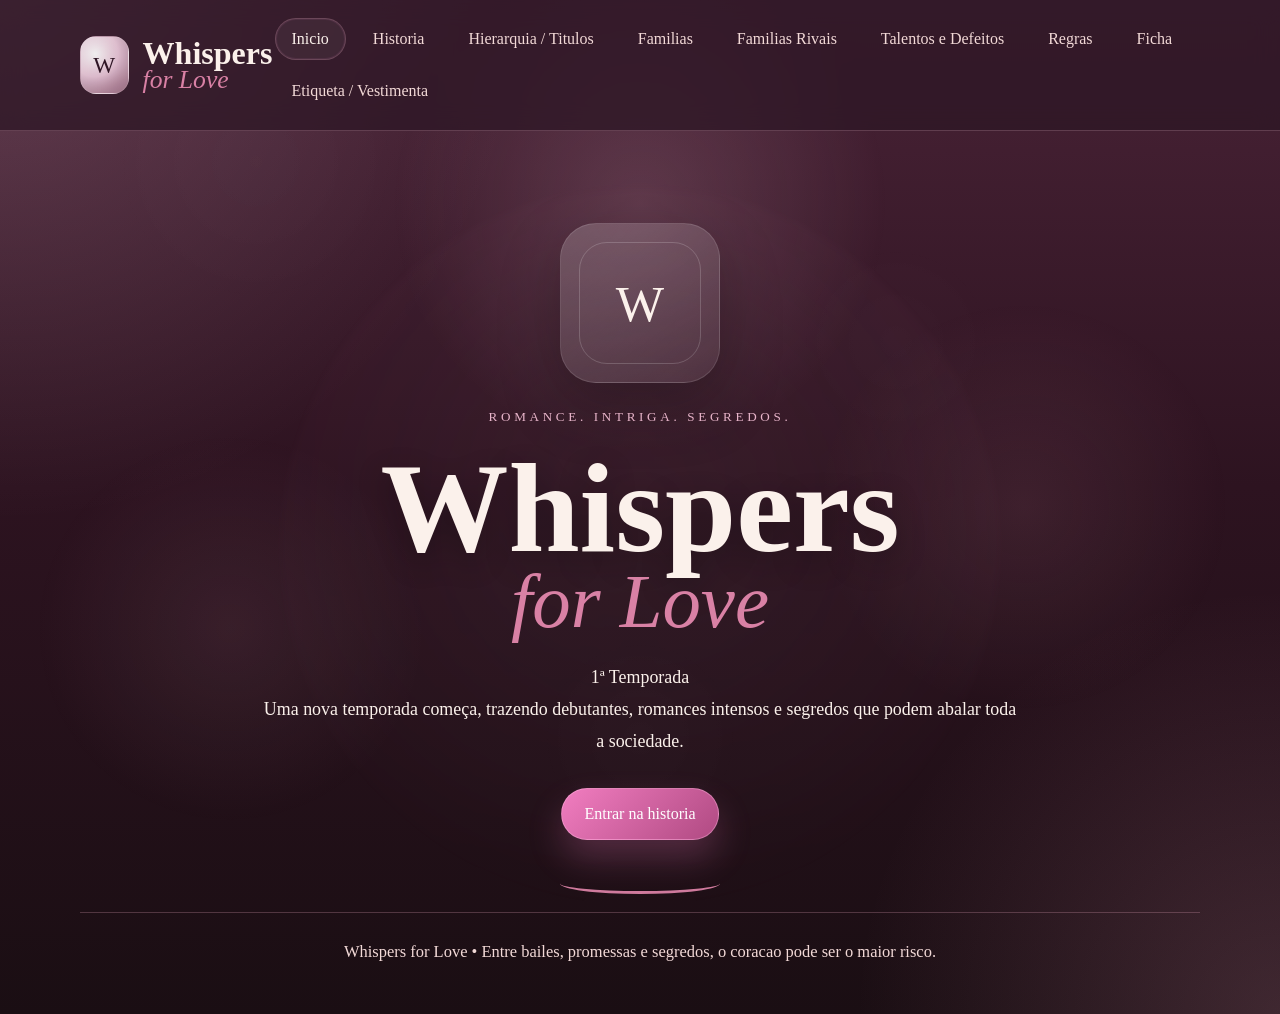
<file: index.html>
<!DOCTYPE html>
<html lang="pt-BR">
<head>
  <meta charset="UTF-8">
  <meta name="viewport" content="width=device-width, initial-scale=1.0">
  <title>Whispers for Love</title>
  <meta name="description" content="Site oficial do RPG Whispers for Love.">
  <link rel="stylesheet" href="styles.css">
</head>
<body>
  <div class="site-shell">
    <div id="site-header"></div>
    <main>
      <section class="hero-home" id="inicio">
        <div class="container hero-grid">
          <div class="crest reveal"><span>W</span></div>
          <p class="hero-kicker reveal">Romance. Intriga. Segredos.</p>
          <div class="reveal">
            <h1>Whispers</h1>
            <p class="subtitle">for Love</p>
          </div>
          <p class="hero-text reveal">
            1&ordf; Temporada<br>
            Uma nova temporada come&ccedil;a, trazendo debutantes, romances intensos e segredos que podem abalar toda a sociedade.
          </p>
          <div class="hero-actions reveal">
            <a class="button button-primary" href="plot.html">Entrar na historia</a>
          </div>
        </div>
      </section>
    </main>
    <div>
      
    </div>
    <div id="site-footer"></div>
  </div>
  <script src="script.js"></script>
</body>
</html>
</file>
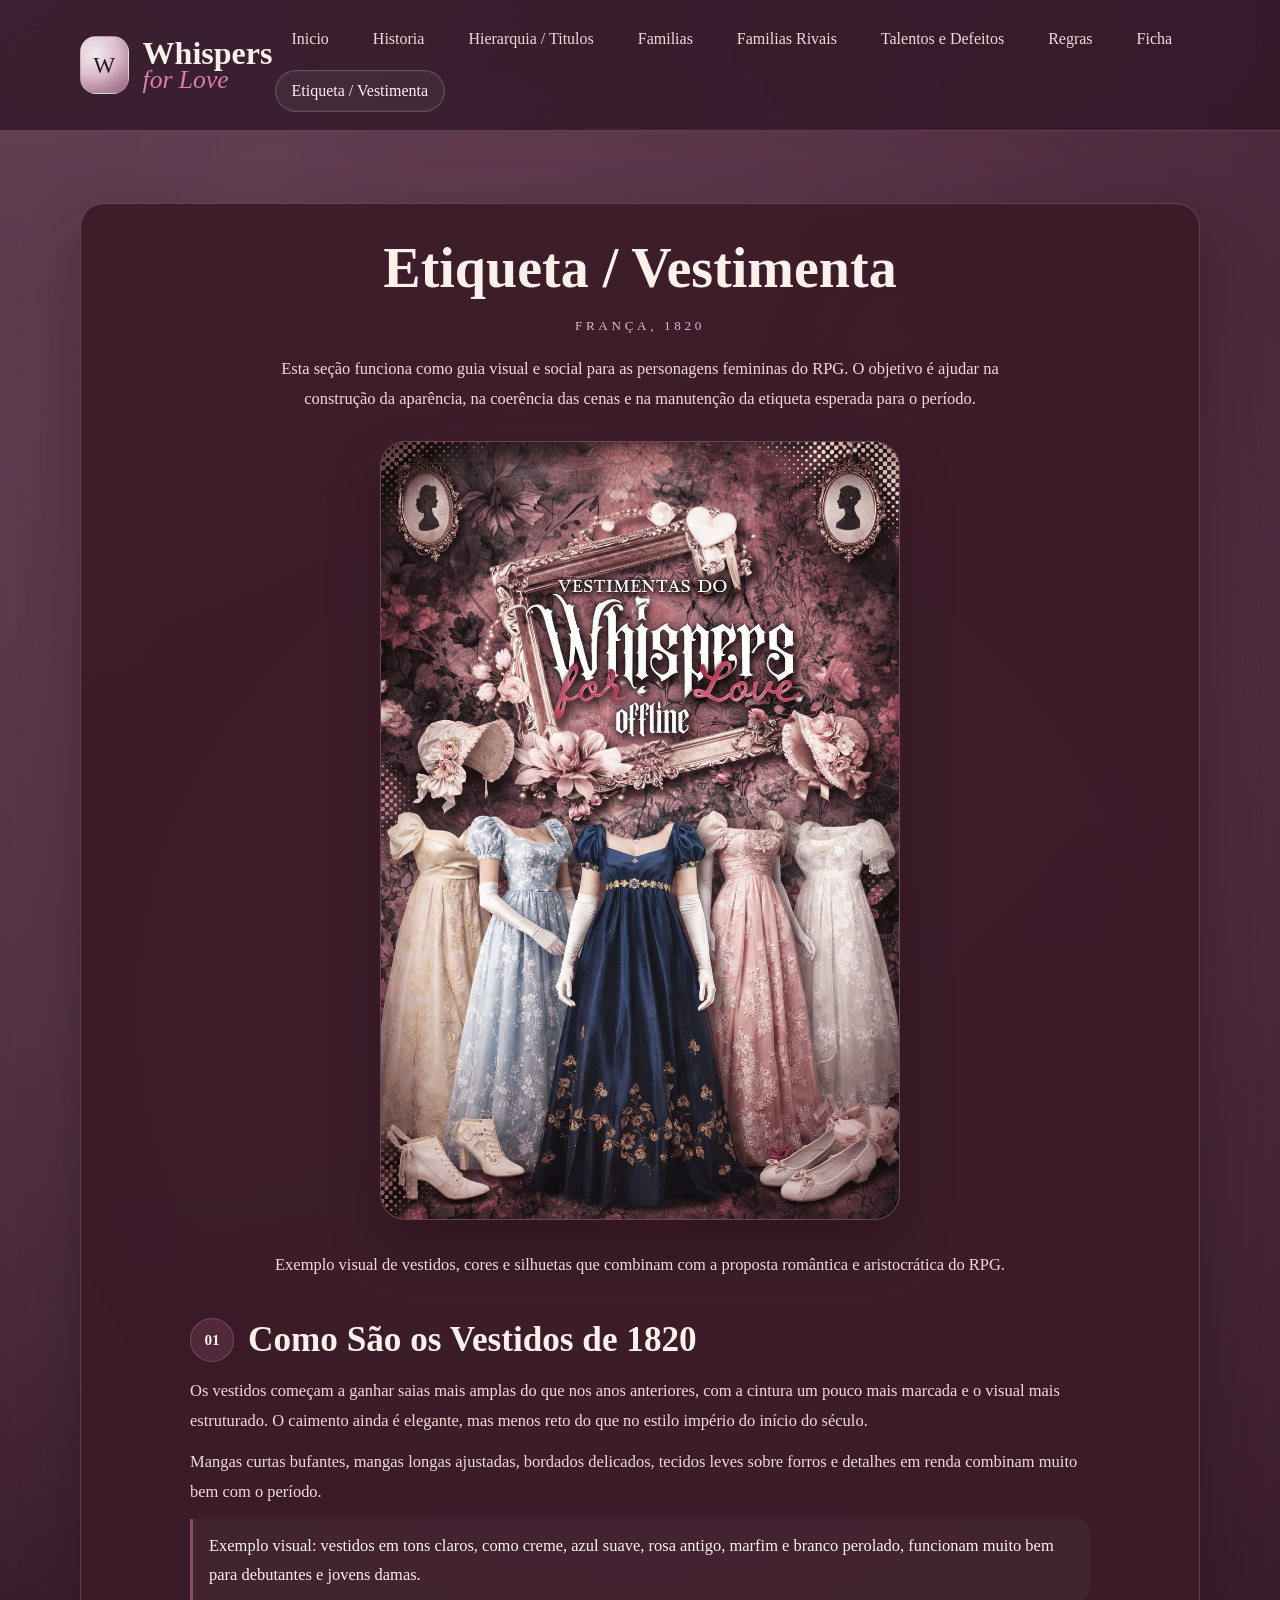
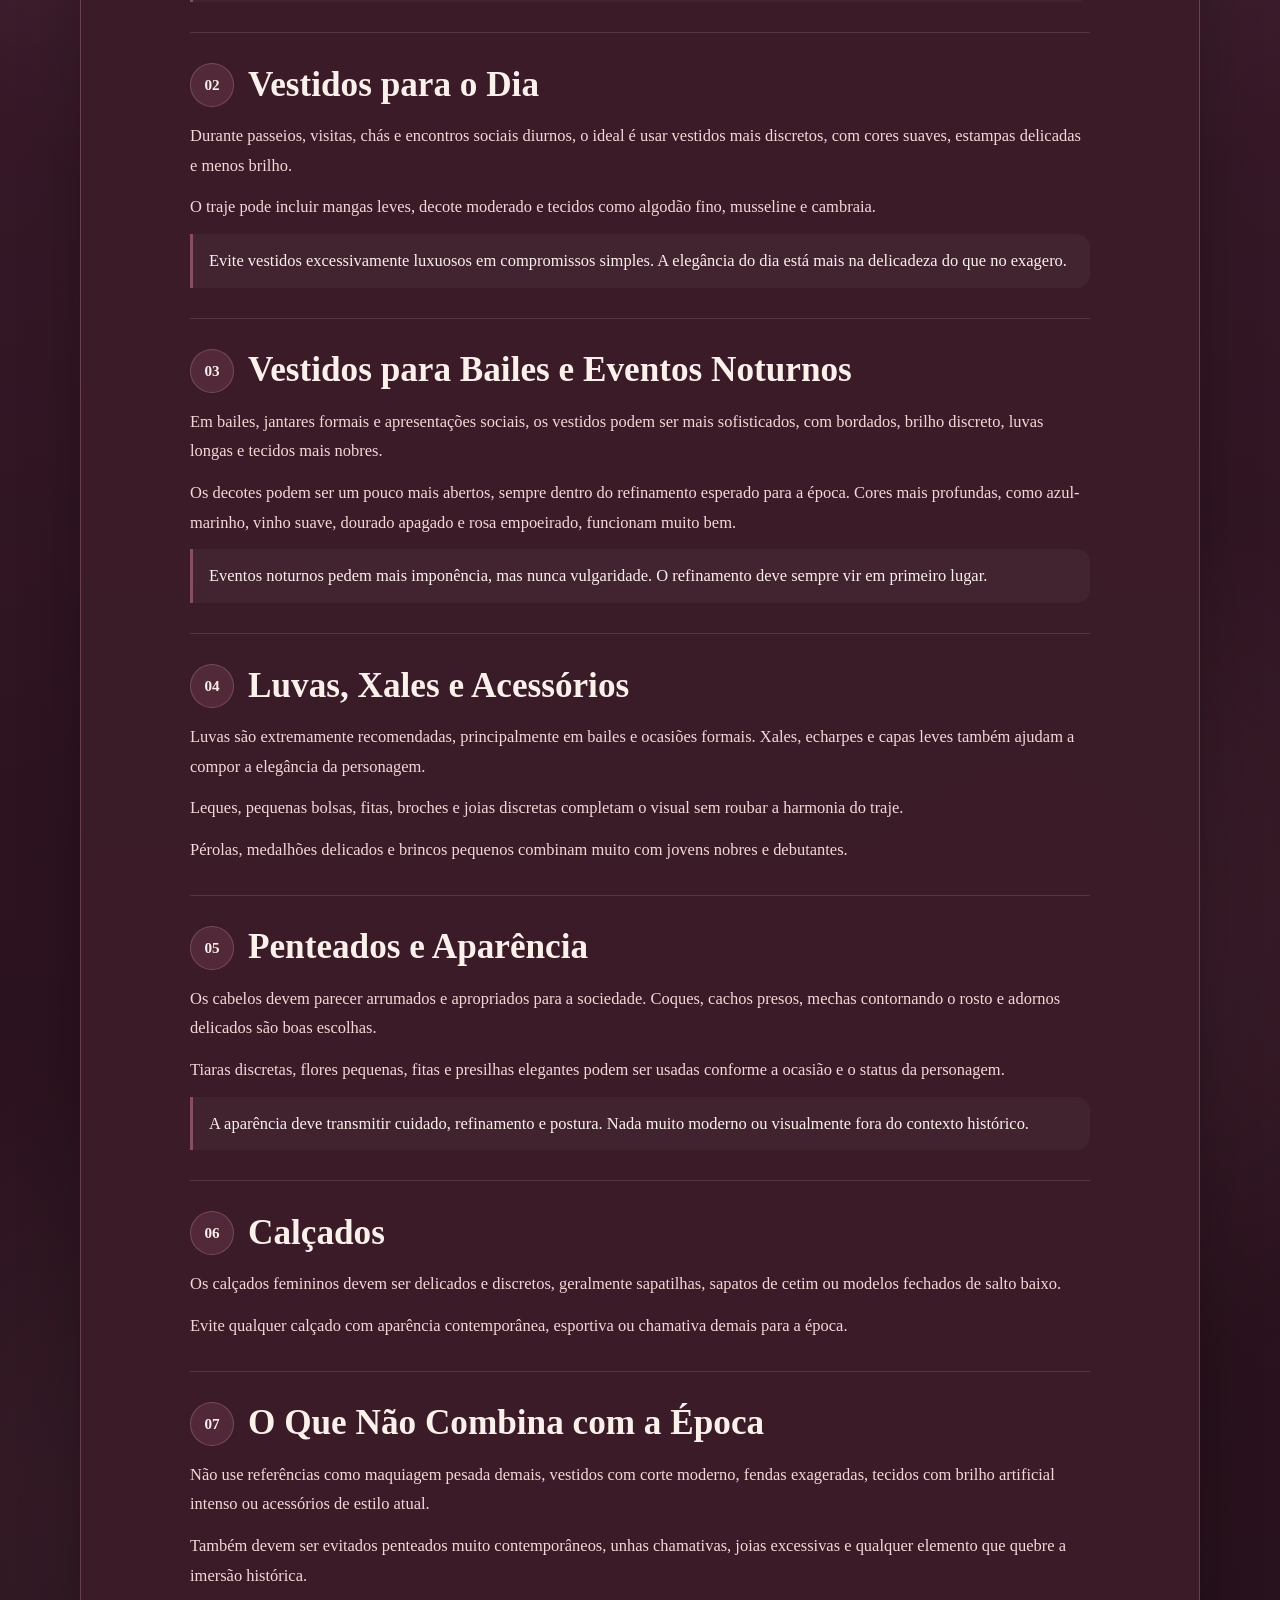
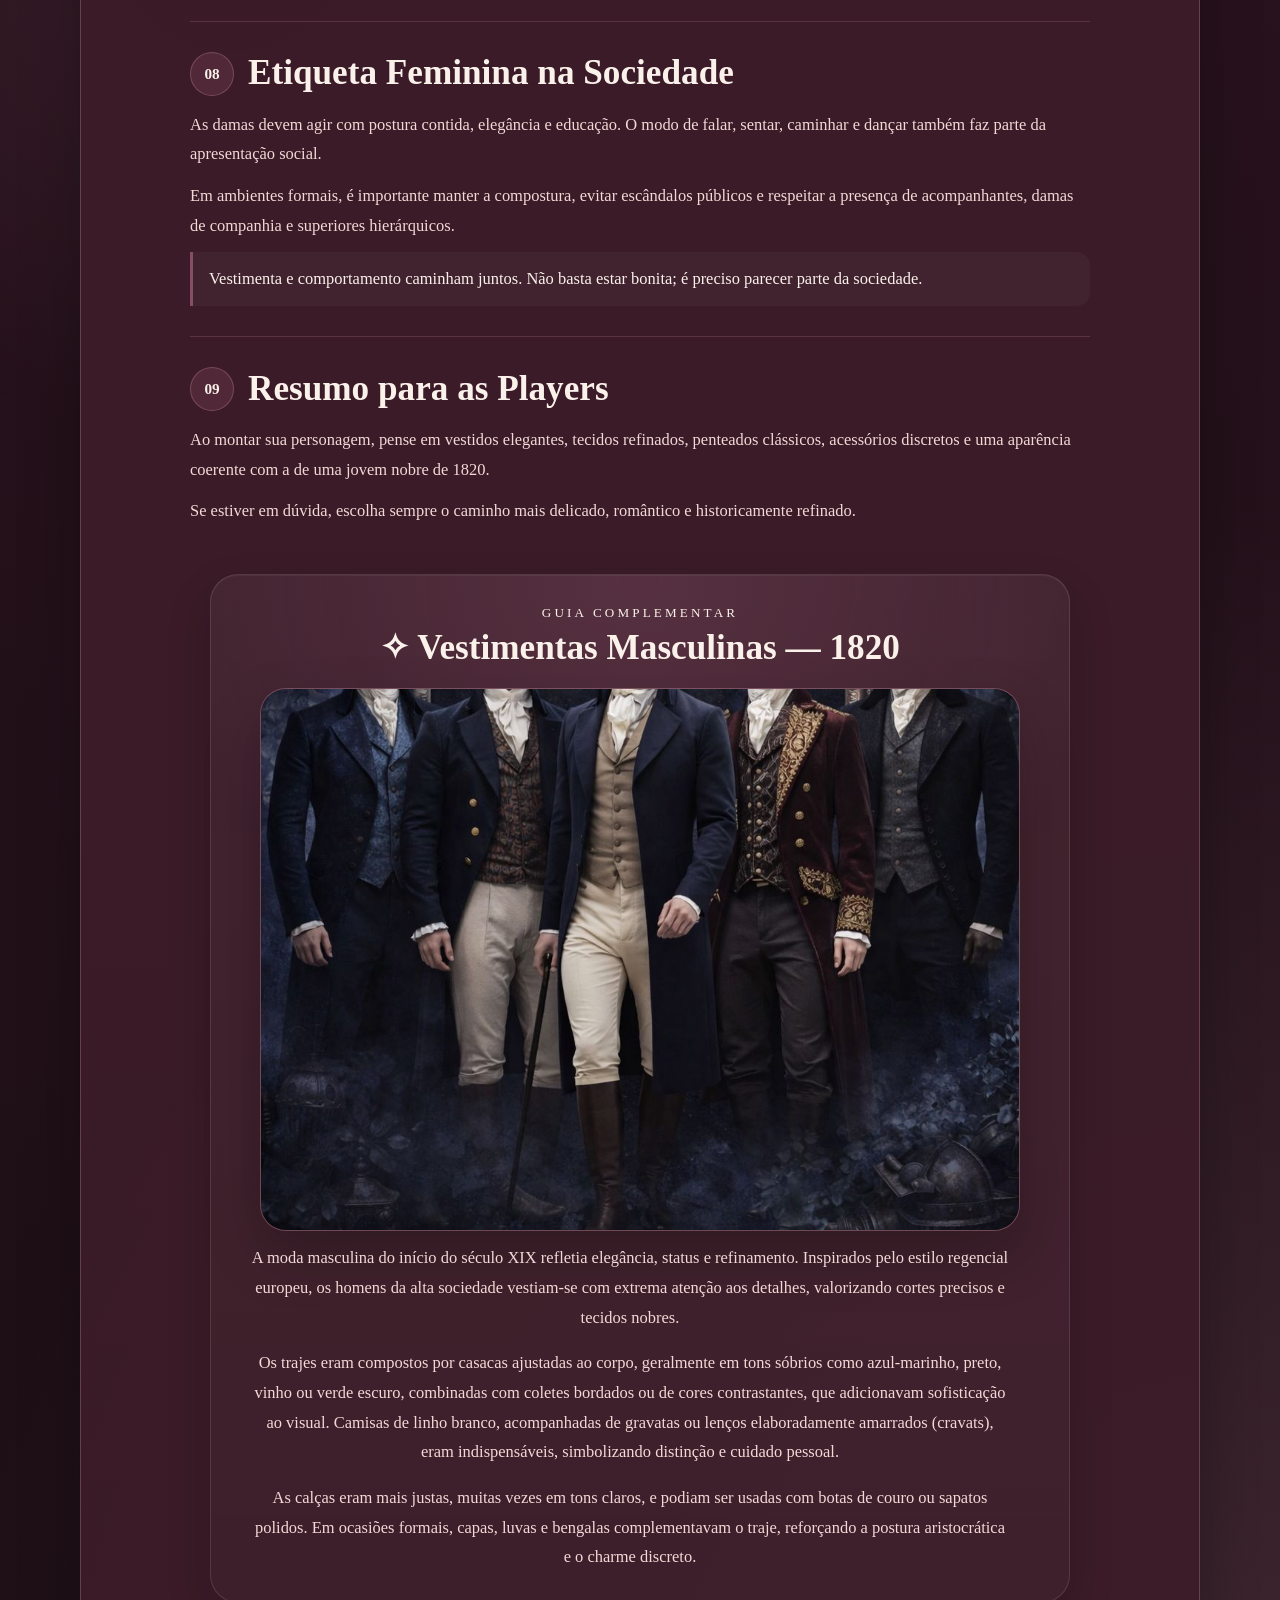
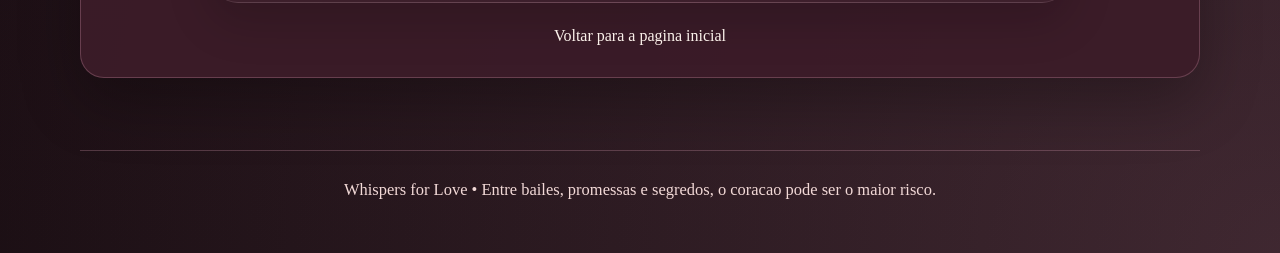
<file: etiqueta.html>
<!DOCTYPE html>
<html lang="pt-BR">
<head>
  <meta charset="UTF-8">
  <meta name="viewport" content="width=device-width, initial-scale=1.0">
  <title>Etiqueta / Vestimenta | Whispers for Love</title>
  <link rel="stylesheet" href="styles.css">
</head>
<body>
  <div class="site-shell">
    <div id="site-header"></div>
    <main class="page-shell">
      <div class="wrap">
        <section class="panel">
          <h1>Etiqueta / Vestimenta</h1>
          <div class="story">
            <span class="eyebrow">Fran&ccedil;a, 1820</span>
            <p class="intro">Esta se&ccedil;&atilde;o funciona como guia visual e social para as personagens femininas do RPG. O objetivo &eacute; ajudar na constru&ccedil;&atilde;o da apar&ecirc;ncia, na coer&ecirc;ncia das cenas e na manuten&ccedil;&atilde;o da etiqueta esperada para o per&iacute;odo.</p>
            <figure class="feature-image">
              <img src="assets/vestimenta-exemplo.png" alt="Exemplo de vestidos femininos inspirados no estilo de 1820 para o RPG Whispers for Love.">
            </figure>
            <p class="feature-caption">Exemplo visual de vestidos, cores e silhuetas que combinam com a proposta rom&acirc;ntica e aristocr&aacute;tica do RPG.</p>
            <div class="rules-list">
              <article class="rule-item"><div class="rule-header"><span class="rule-index">01</span><h2>Como S&atilde;o os Vestidos de 1820</h2></div><p>Os vestidos come&ccedil;am a ganhar saias mais amplas do que nos anos anteriores, com a cintura um pouco mais marcada e o visual mais estruturado. O caimento ainda &eacute; elegante, mas menos reto do que no estilo imp&eacute;rio do in&iacute;cio do s&eacute;culo.</p><p>Mangas curtas bufantes, mangas longas ajustadas, bordados delicados, tecidos leves sobre forros e detalhes em renda combinam muito bem com o per&iacute;odo.</p><p class="rule-note">Exemplo visual: vestidos em tons claros, como creme, azul suave, rosa antigo, marfim e branco perolado, funcionam muito bem para debutantes e jovens damas.</p></article>
              <article class="rule-item"><div class="rule-header"><span class="rule-index">02</span><h2>Vestidos para o Dia</h2></div><p>Durante passeios, visitas, ch&aacute;s e encontros sociais diurnos, o ideal &eacute; usar vestidos mais discretos, com cores suaves, estampas delicadas e menos brilho.</p><p>O traje pode incluir mangas leves, decote moderado e tecidos como algod&atilde;o fino, musseline e cambraia.</p><p class="rule-note">Evite vestidos excessivamente luxuosos em compromissos simples. A eleg&acirc;ncia do dia est&aacute; mais na delicadeza do que no exagero.</p></article>
              <article class="rule-item"><div class="rule-header"><span class="rule-index">03</span><h2>Vestidos para Bailes e Eventos Noturnos</h2></div><p>Em bailes, jantares formais e apresenta&ccedil;&otilde;es sociais, os vestidos podem ser mais sofisticados, com bordados, brilho discreto, luvas longas e tecidos mais nobres.</p><p>Os decotes podem ser um pouco mais abertos, sempre dentro do refinamento esperado para a &eacute;poca. Cores mais profundas, como azul-marinho, vinho suave, dourado apagado e rosa empoeirado, funcionam muito bem.</p><p class="rule-note">Eventos noturnos pedem mais impon&ecirc;ncia, mas nunca vulgaridade. O refinamento deve sempre vir em primeiro lugar.</p></article>
              <article class="rule-item"><div class="rule-header"><span class="rule-index">04</span><h2>Luvas, Xales e Acess&oacute;rios</h2></div><p>Luvas s&atilde;o extremamente recomendadas, principalmente em bailes e ocasi&otilde;es formais. Xales, echarpes e capas leves tamb&eacute;m ajudam a compor a eleg&acirc;ncia da personagem.</p><p>Leques, pequenas bolsas, fitas, broches e joias discretas completam o visual sem roubar a harmonia do traje.</p><p>P&eacute;rolas, medalh&otilde;es delicados e brincos pequenos combinam muito com jovens nobres e debutantes.</p></article>
              <article class="rule-item"><div class="rule-header"><span class="rule-index">05</span><h2>Penteados e Apar&ecirc;ncia</h2></div><p>Os cabelos devem parecer arrumados e apropriados para a sociedade. Coques, cachos presos, mechas contornando o rosto e adornos delicados s&atilde;o boas escolhas.</p><p>Tiaras discretas, flores pequenas, fitas e presilhas elegantes podem ser usadas conforme a ocasi&atilde;o e o status da personagem.</p><p class="rule-note">A apar&ecirc;ncia deve transmitir cuidado, refinamento e postura. Nada muito moderno ou visualmente fora do contexto hist&oacute;rico.</p></article>
              <article class="rule-item"><div class="rule-header"><span class="rule-index">06</span><h2>Cal&ccedil;ados</h2></div><p>Os cal&ccedil;ados femininos devem ser delicados e discretos, geralmente sapatilhas, sapatos de cetim ou modelos fechados de salto baixo.</p><p>Evite qualquer cal&ccedil;ado com apar&ecirc;ncia contempor&acirc;nea, esportiva ou chamativa demais para a &eacute;poca.</p></article>
              <article class="rule-item"><div class="rule-header"><span class="rule-index">07</span><h2>O Que N&atilde;o Combina com a &Eacute;poca</h2></div><p>N&atilde;o use refer&ecirc;ncias como maquiagem pesada demais, vestidos com corte moderno, fendas exageradas, tecidos com brilho artificial intenso ou acess&oacute;rios de estilo atual.</p><p>Tamb&eacute;m devem ser evitados penteados muito contempor&acirc;neos, unhas chamativas, joias excessivas e qualquer elemento que quebre a imers&atilde;o hist&oacute;rica.</p></article>
              <article class="rule-item"><div class="rule-header"><span class="rule-index">08</span><h2>Etiqueta Feminina na Sociedade</h2></div><p>As damas devem agir com postura contida, eleg&acirc;ncia e educa&ccedil;&atilde;o. O modo de falar, sentar, caminhar e dan&ccedil;ar tamb&eacute;m faz parte da apresenta&ccedil;&atilde;o social.</p><p>Em ambientes formais, &eacute; importante manter a compostura, evitar esc&acirc;ndalos p&uacute;blicos e respeitar a presen&ccedil;a de acompanhantes, damas de companhia e superiores hier&aacute;rquicos.</p><p class="rule-note">Vestimenta e comportamento caminham juntos. N&atilde;o basta estar bonita; &eacute; preciso parecer parte da sociedade.</p></article>
              <article class="rule-item"><div class="rule-header"><span class="rule-index">09</span><h2>Resumo para as Players</h2></div><p>Ao montar sua personagem, pense em vestidos elegantes, tecidos refinados, penteados cl&aacute;ssicos, acess&oacute;rios discretos e uma apar&ecirc;ncia coerente com a de uma jovem nobre de 1820.</p><p>Se estiver em d&uacute;vida, escolha sempre o caminho mais delicado, rom&acirc;ntico e historicamente refinado.</p></article>
            </div>
            <section class="fashion-highlight" aria-labelledby="vestimenta-masculina">
              <div class="fashion-highlight-header">
                <span class="fashion-kicker">Guia complementar</span>
                <h2 id="vestimenta-masculina">&#10023; Vestimentas Masculinas &mdash; 1820</h2>
              </div>
              <figure class="feature-image feature-image-wide">
                <img src="assets/vestimenta-masculina-1820.jpeg" alt="Trajes masculinos aristocr&aacute;ticos de 1820, com casacas ajustadas, coletes, cal&ccedil;as claras e cravats.">
              </figure>
              <div class="fashion-copy">
                <p>A moda masculina do in&iacute;cio do s&eacute;culo XIX refletia eleg&acirc;ncia, status e refinamento. Inspirados pelo estilo regencial europeu, os homens da alta sociedade vestiam-se com extrema aten&ccedil;&atilde;o aos detalhes, valorizando cortes precisos e tecidos nobres.</p>
                <p>Os trajes eram compostos por casacas ajustadas ao corpo, geralmente em tons s&oacute;brios como azul-marinho, preto, vinho ou verde escuro, combinadas com coletes bordados ou de cores contrastantes, que adicionavam sofistica&ccedil;&atilde;o ao visual. Camisas de linho branco, acompanhadas de gravatas ou len&ccedil;os elaboradamente amarrados (cravats), eram indispens&aacute;veis, simbolizando distin&ccedil;&atilde;o e cuidado pessoal.</p>
                <p>As cal&ccedil;as eram mais justas, muitas vezes em tons claros, e podiam ser usadas com botas de couro ou sapatos polidos. Em ocasi&otilde;es formais, capas, luvas e bengalas complementavam o traje, refor&ccedil;ando a postura aristocr&aacute;tica e o charme discreto.</p>
              </div>
            </section>
          </div>
          <a class="back-link" href="index.html">Voltar para a pagina inicial</a>
        </section>
      </div>
    </main>
    <div id="site-footer"></div>
  </div>
  <script src="script.js"></script>
</body>
</html>
</file>
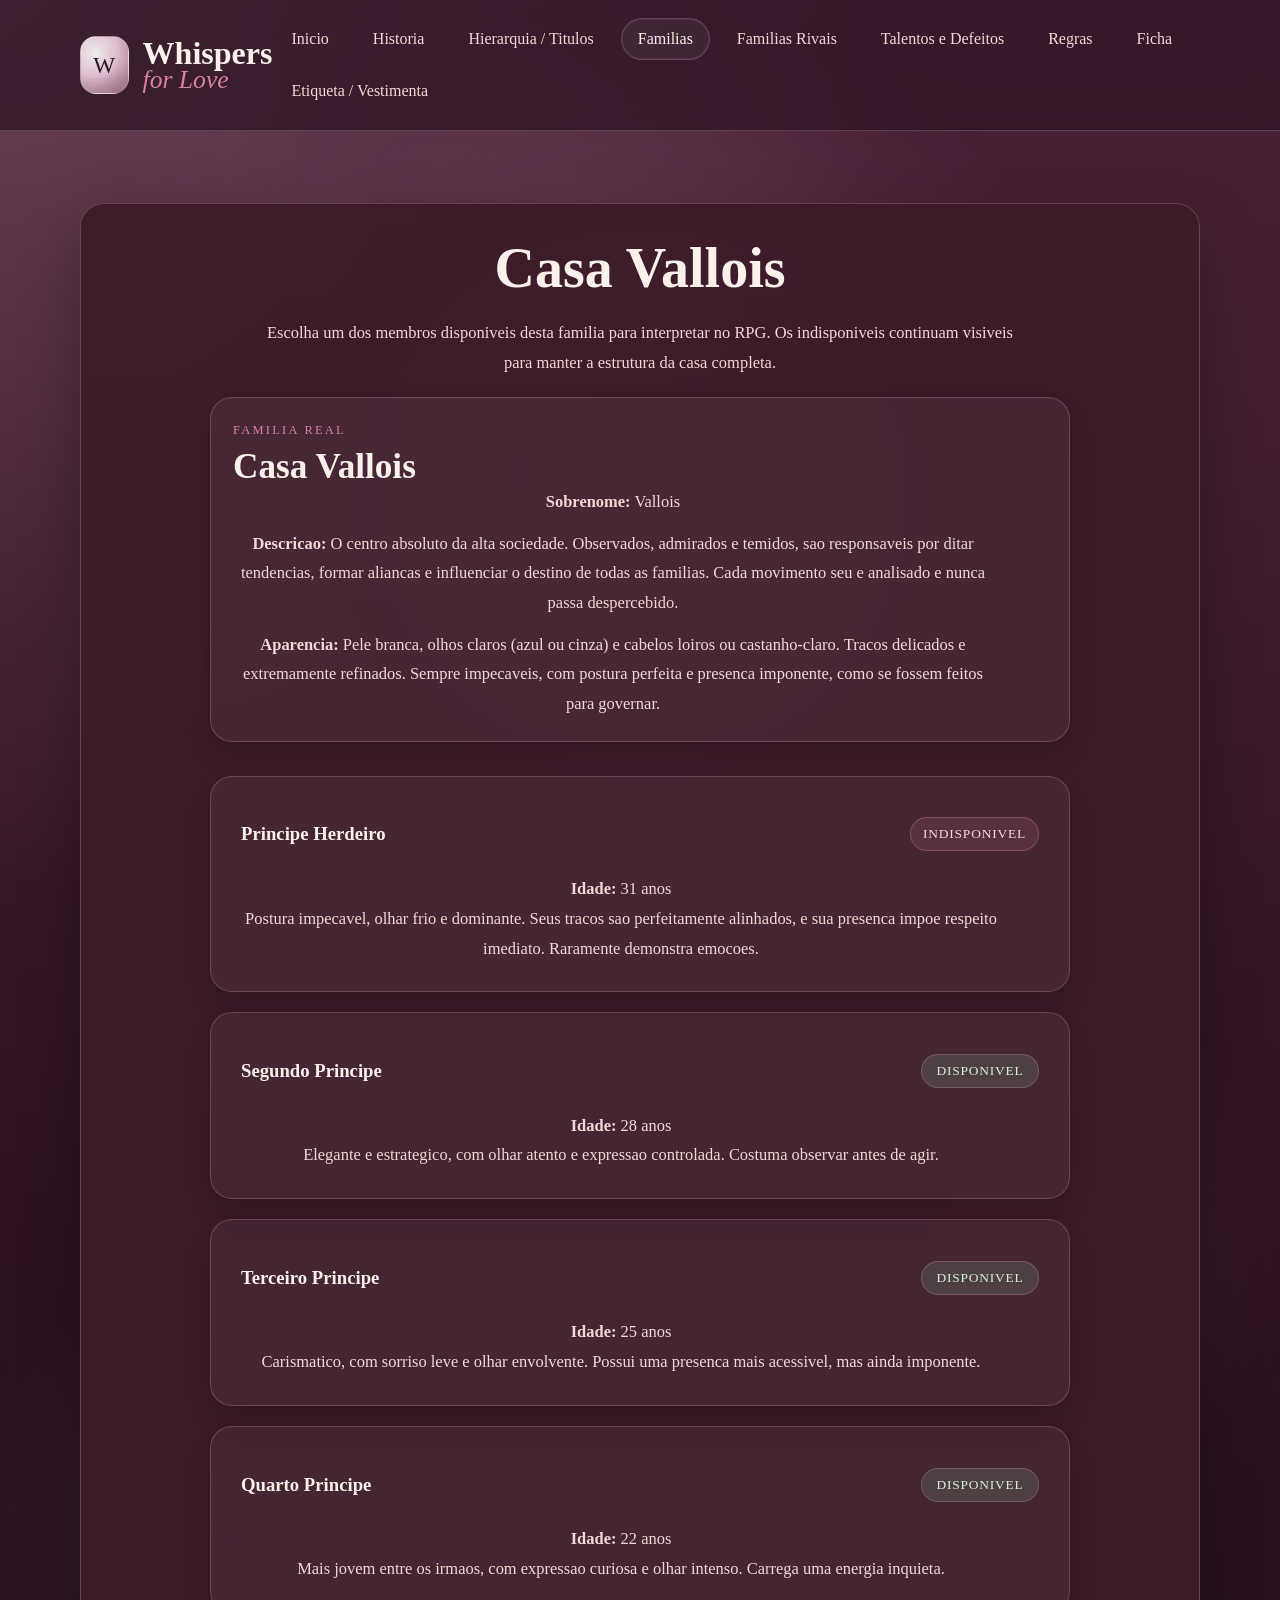
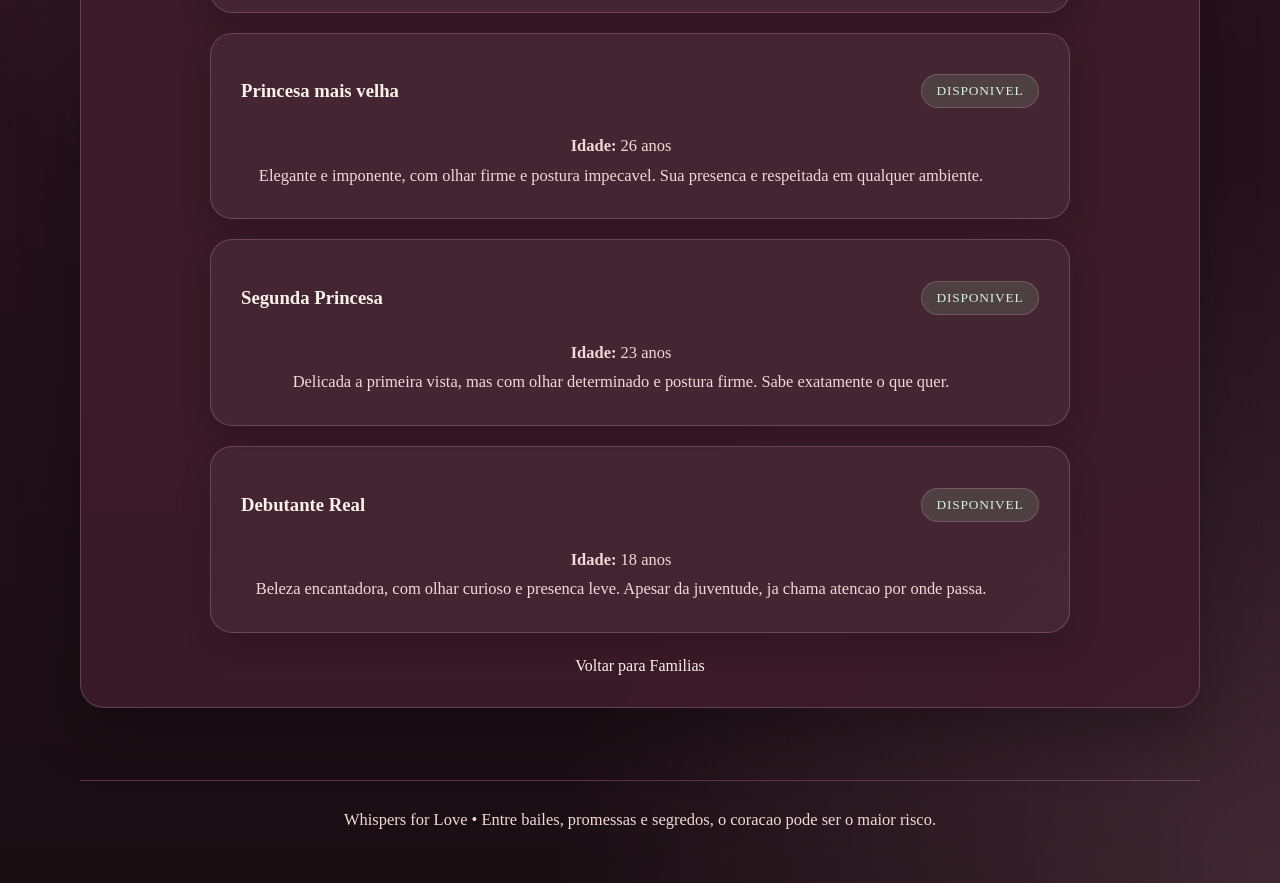
<file: familia.html>
<!DOCTYPE html>
<html lang="pt-BR">
<head>
  <meta charset="UTF-8">
  <meta name="viewport" content="width=device-width, initial-scale=1.0">
  <title>Familia | Whispers for Love</title>
  <link rel="stylesheet" href="styles.css">
</head>
<body>
  <div class="site-shell">
    <div id="site-header"></div>
    <main class="page-shell">
      <div class="wrap">
        <section class="panel">
          <h1 id="family-heading">Familia</h1>
          <div class="story" id="family-page"></div>
          <a class="back-link" href="familias.html">Voltar para Familias</a>
        </section>
      </div>
    </main>
    <div id="site-footer"></div>
  </div>
  <script src="data.js"></script>
  <script src="script.js"></script>
</body>
</html>
</file>
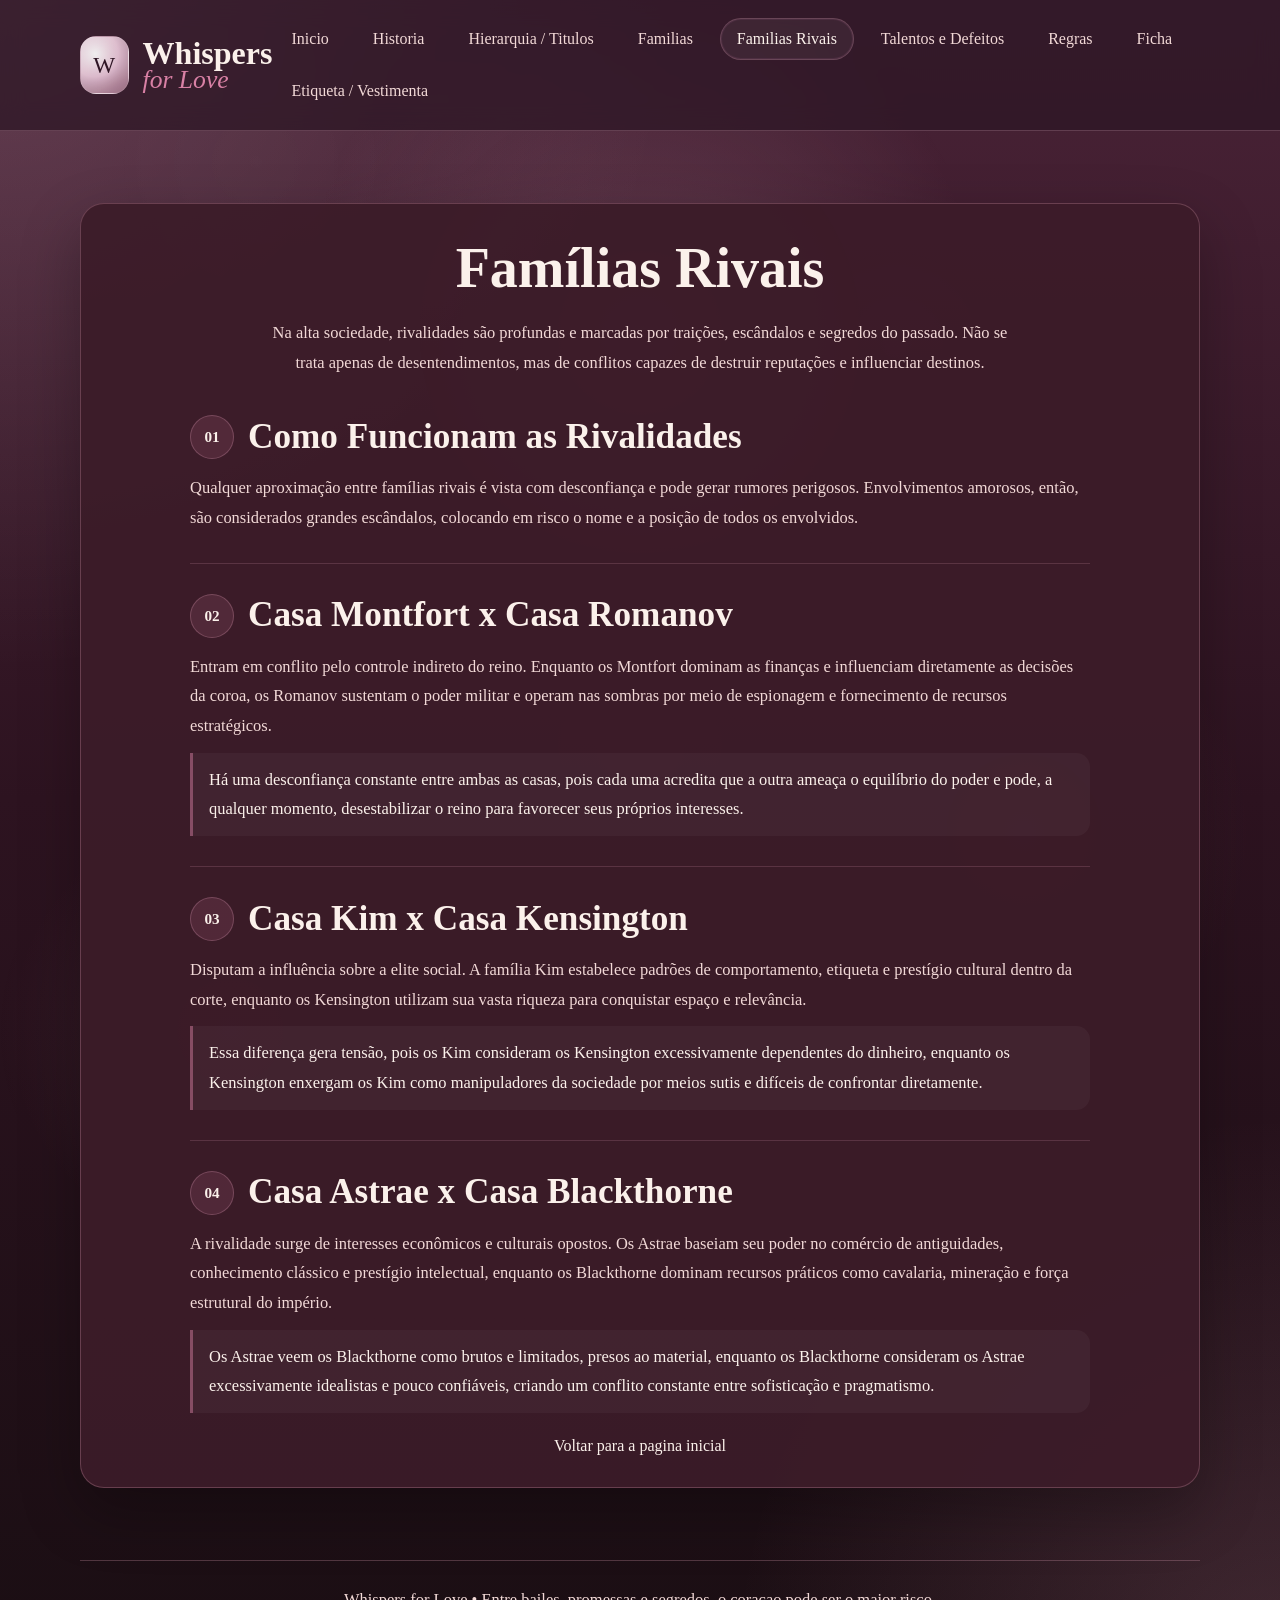
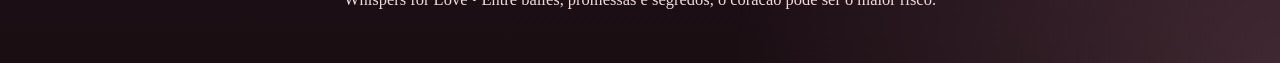
<file: familias-rival.html>
<!DOCTYPE html>
<html lang="pt-BR">
<head>
  <meta charset="UTF-8">
  <meta name="viewport" content="width=device-width, initial-scale=1.0">
  <title>Fam&iacute;lias Rivais | Whispers for Love</title>
  <link rel="stylesheet" href="styles.css">
</head>
<body>
  <div class="site-shell">
    <div id="site-header"></div>
    <main class="page-shell">
      <div class="wrap">
        <section class="panel">
          <h1>Fam&iacute;lias Rivais</h1>
          <div class="story">
            <p class="intro">Na alta sociedade, rivalidades s&atilde;o profundas e marcadas por trai&ccedil;&otilde;es, esc&acirc;ndalos e segredos do passado. N&atilde;o se trata apenas de desentendimentos, mas de conflitos capazes de destruir reputa&ccedil;&otilde;es e influenciar destinos.</p>
            <div class="rules-list">
              <article class="rule-item">
                <div class="rule-header">
                  <span class="rule-index">01</span>
                  <h2>Como Funcionam as Rivalidades</h2>
                </div>
                <p>Qualquer aproxima&ccedil;&atilde;o entre fam&iacute;lias rivais &eacute; vista com desconfian&ccedil;a e pode gerar rumores perigosos. Envolvimentos amorosos, ent&atilde;o, s&atilde;o considerados grandes esc&acirc;ndalos, colocando em risco o nome e a posi&ccedil;&atilde;o de todos os envolvidos.</p>
              </article>
              <article class="rule-item">
                <div class="rule-header">
                  <span class="rule-index">02</span>
                  <h2>Casa Montfort x Casa Romanov</h2>
                </div>
                <p>Entram em conflito pelo controle indireto do reino. Enquanto os Montfort dominam as finan&ccedil;as e influenciam diretamente as decis&otilde;es da coroa, os Romanov sustentam o poder militar e operam nas sombras por meio de espionagem e fornecimento de recursos estrat&eacute;gicos.</p>
                <p class="rule-note">H&aacute; uma desconfian&ccedil;a constante entre ambas as casas, pois cada uma acredita que a outra amea&ccedil;a o equil&iacute;brio do poder e pode, a qualquer momento, desestabilizar o reino para favorecer seus pr&oacute;prios interesses.</p>
              </article>
              <article class="rule-item">
                <div class="rule-header">
                  <span class="rule-index">03</span>
                  <h2>Casa Kim x Casa Kensington</h2>
                </div>
                <p>Disputam a influ&ecirc;ncia sobre a elite social. A fam&iacute;lia Kim estabelece padr&otilde;es de comportamento, etiqueta e prest&iacute;gio cultural dentro da corte, enquanto os Kensington utilizam sua vasta riqueza para conquistar espa&ccedil;o e relev&acirc;ncia.</p>
                <p class="rule-note">Essa diferen&ccedil;a gera tens&atilde;o, pois os Kim consideram os Kensington excessivamente dependentes do dinheiro, enquanto os Kensington enxergam os Kim como manipuladores da sociedade por meios sutis e dif&iacute;ceis de confrontar diretamente.</p>
              </article>
              <article class="rule-item">
                <div class="rule-header">
                  <span class="rule-index">04</span>
                  <h2>Casa Astrae x Casa Blackthorne</h2>
                </div>
                <p>A rivalidade surge de interesses econ&ocirc;micos e culturais opostos. Os Astrae baseiam seu poder no com&eacute;rcio de antiguidades, conhecimento cl&aacute;ssico e prest&iacute;gio intelectual, enquanto os Blackthorne dominam recursos pr&aacute;ticos como cavalaria, minera&ccedil;&atilde;o e for&ccedil;a estrutural do imp&eacute;rio.</p>
                <p class="rule-note">Os Astrae veem os Blackthorne como brutos e limitados, presos ao material, enquanto os Blackthorne consideram os Astrae excessivamente idealistas e pouco confi&aacute;veis, criando um conflito constante entre sofistica&ccedil;&atilde;o e pragmatismo.</p>
              </article>
            </div>
          </div>
          <a class="back-link" href="index.html">Voltar para a pagina inicial</a>
        </section>
      </div>
    </main>
    <div id="site-footer"></div>
  </div>
  <script src="script.js"></script>
</body>
</html>
</file>
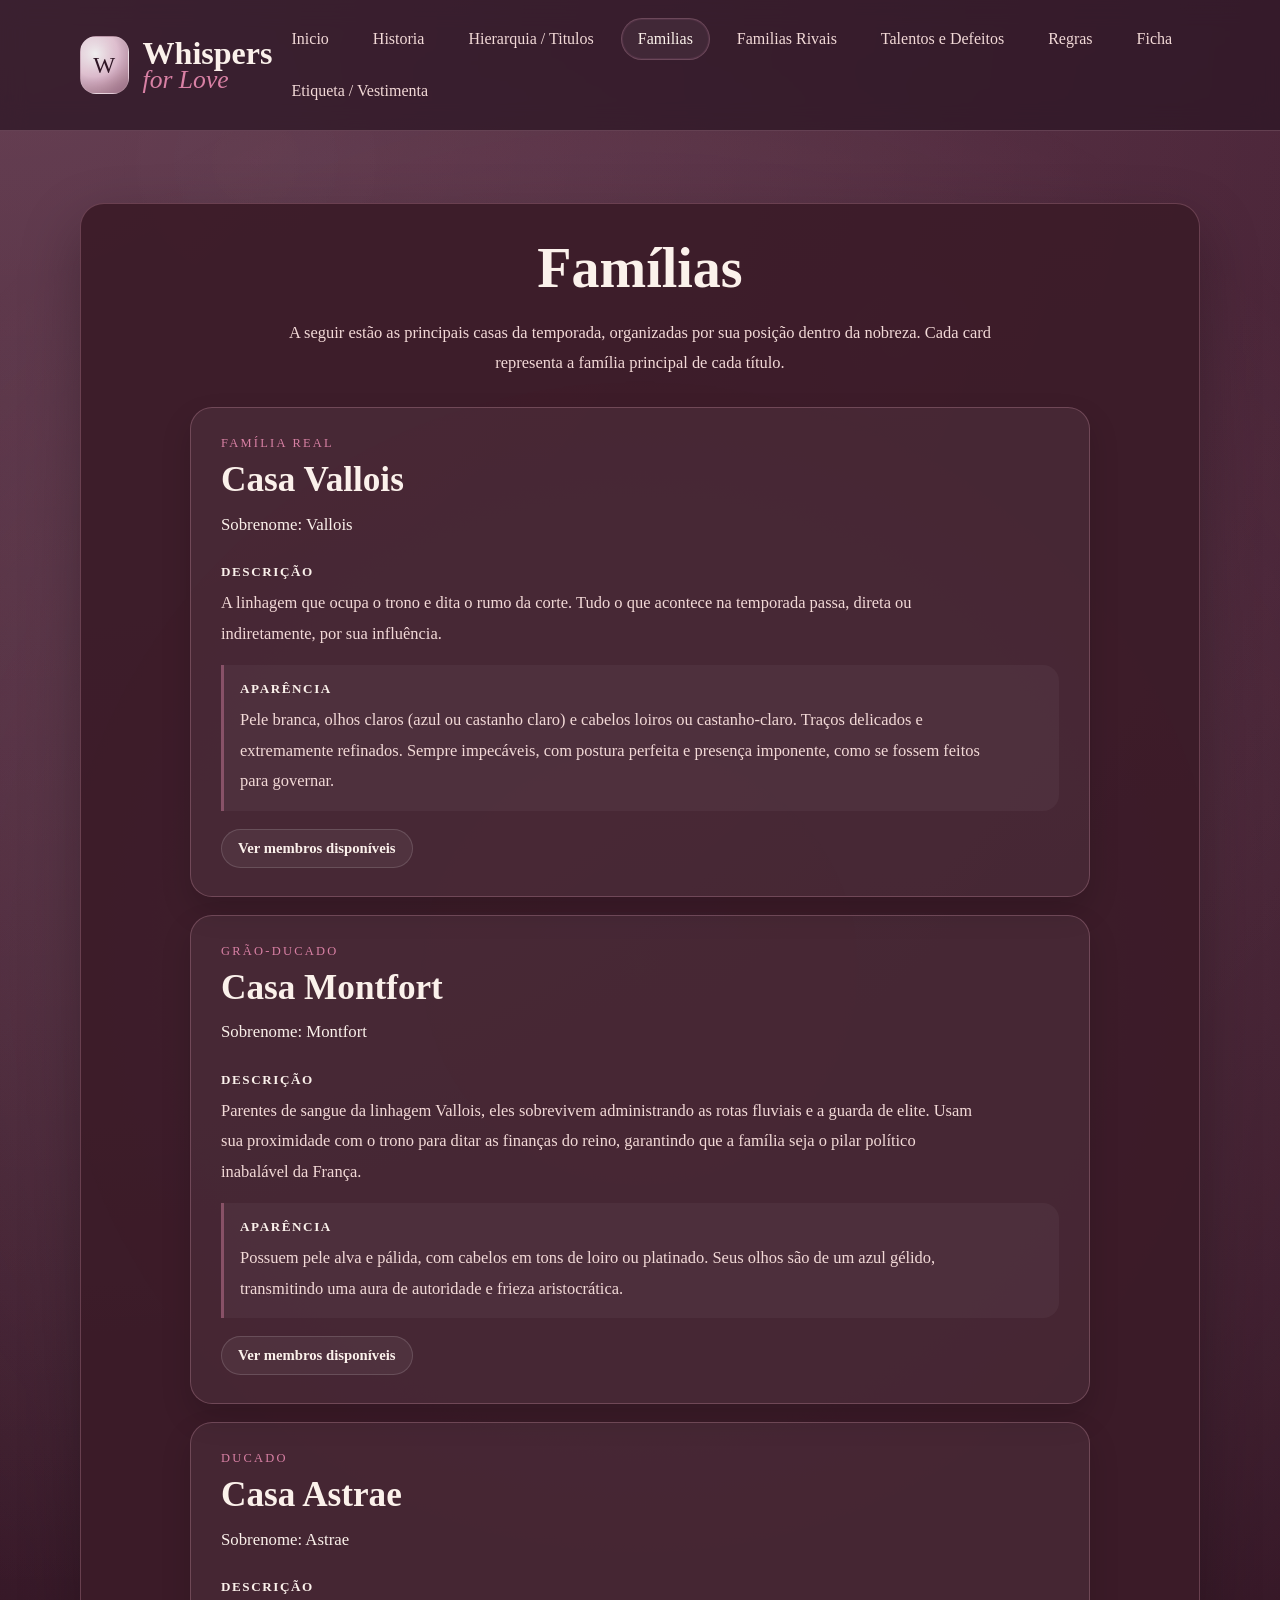
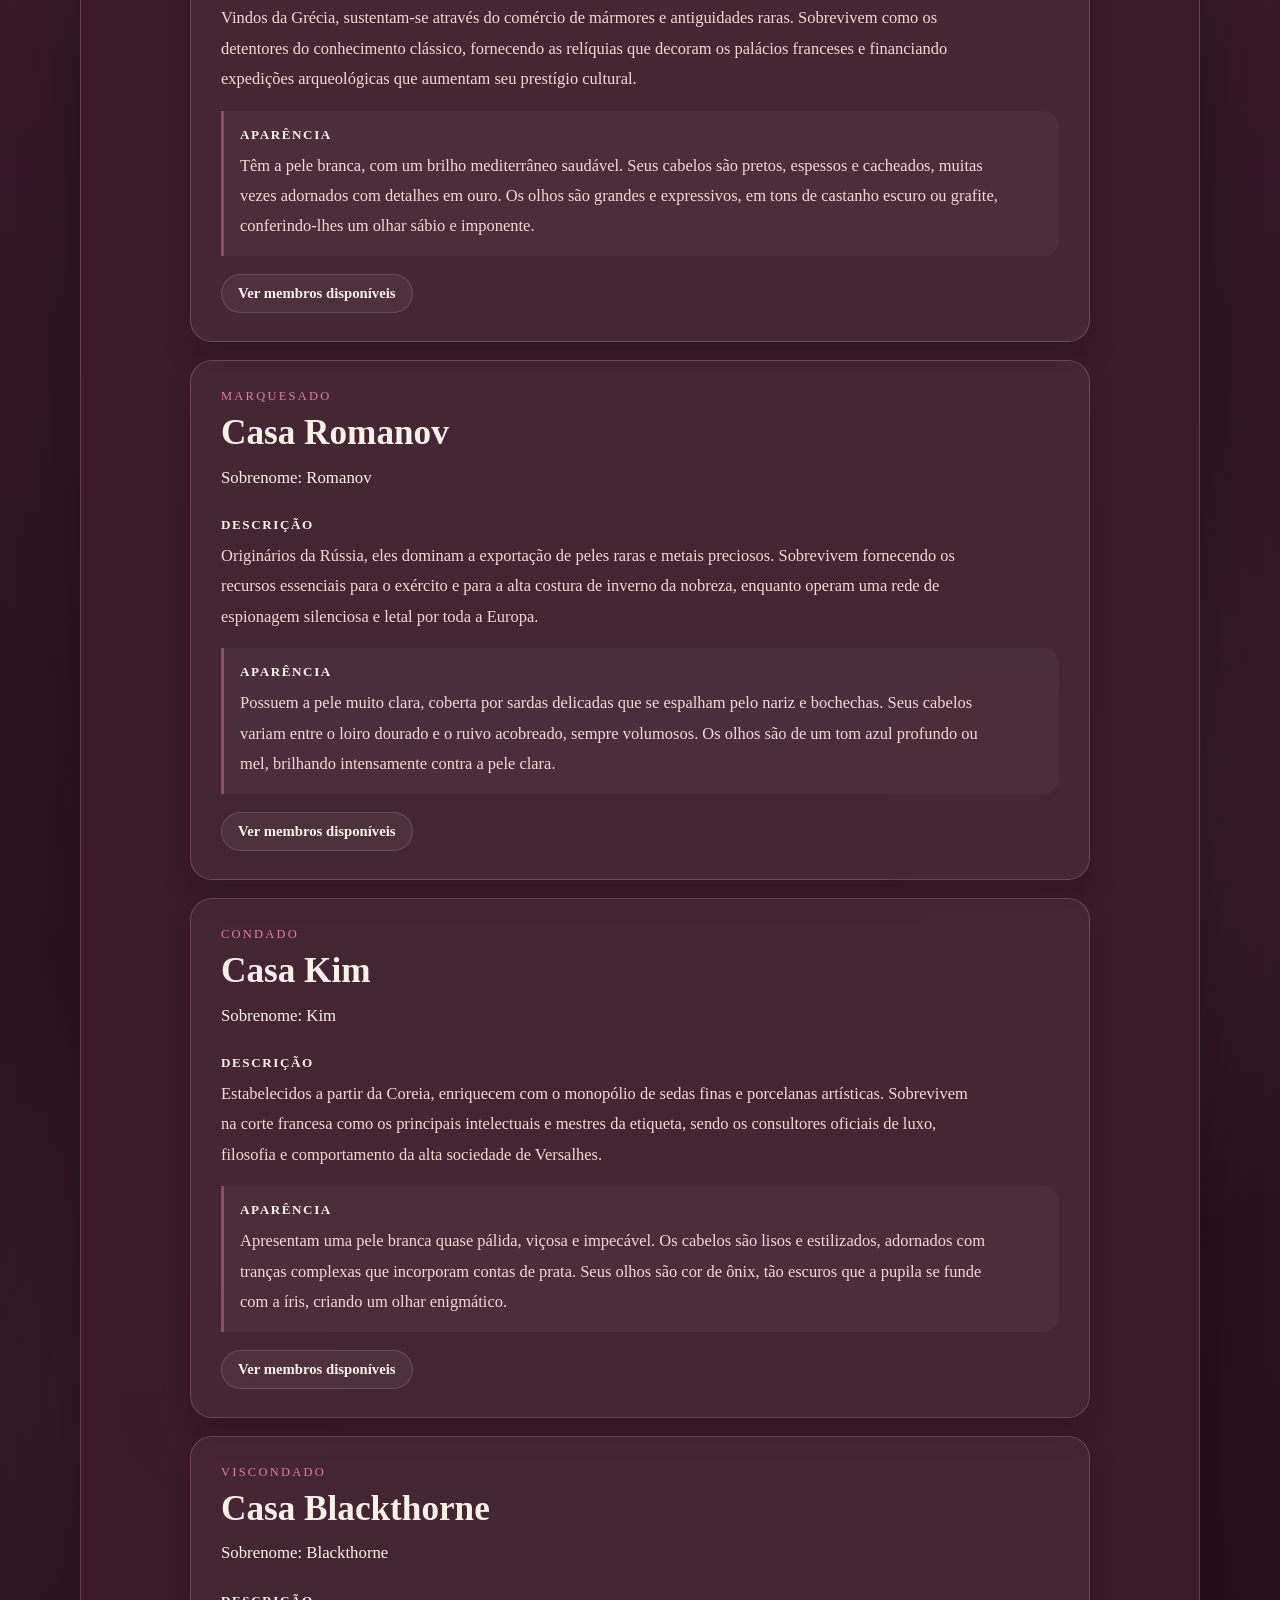
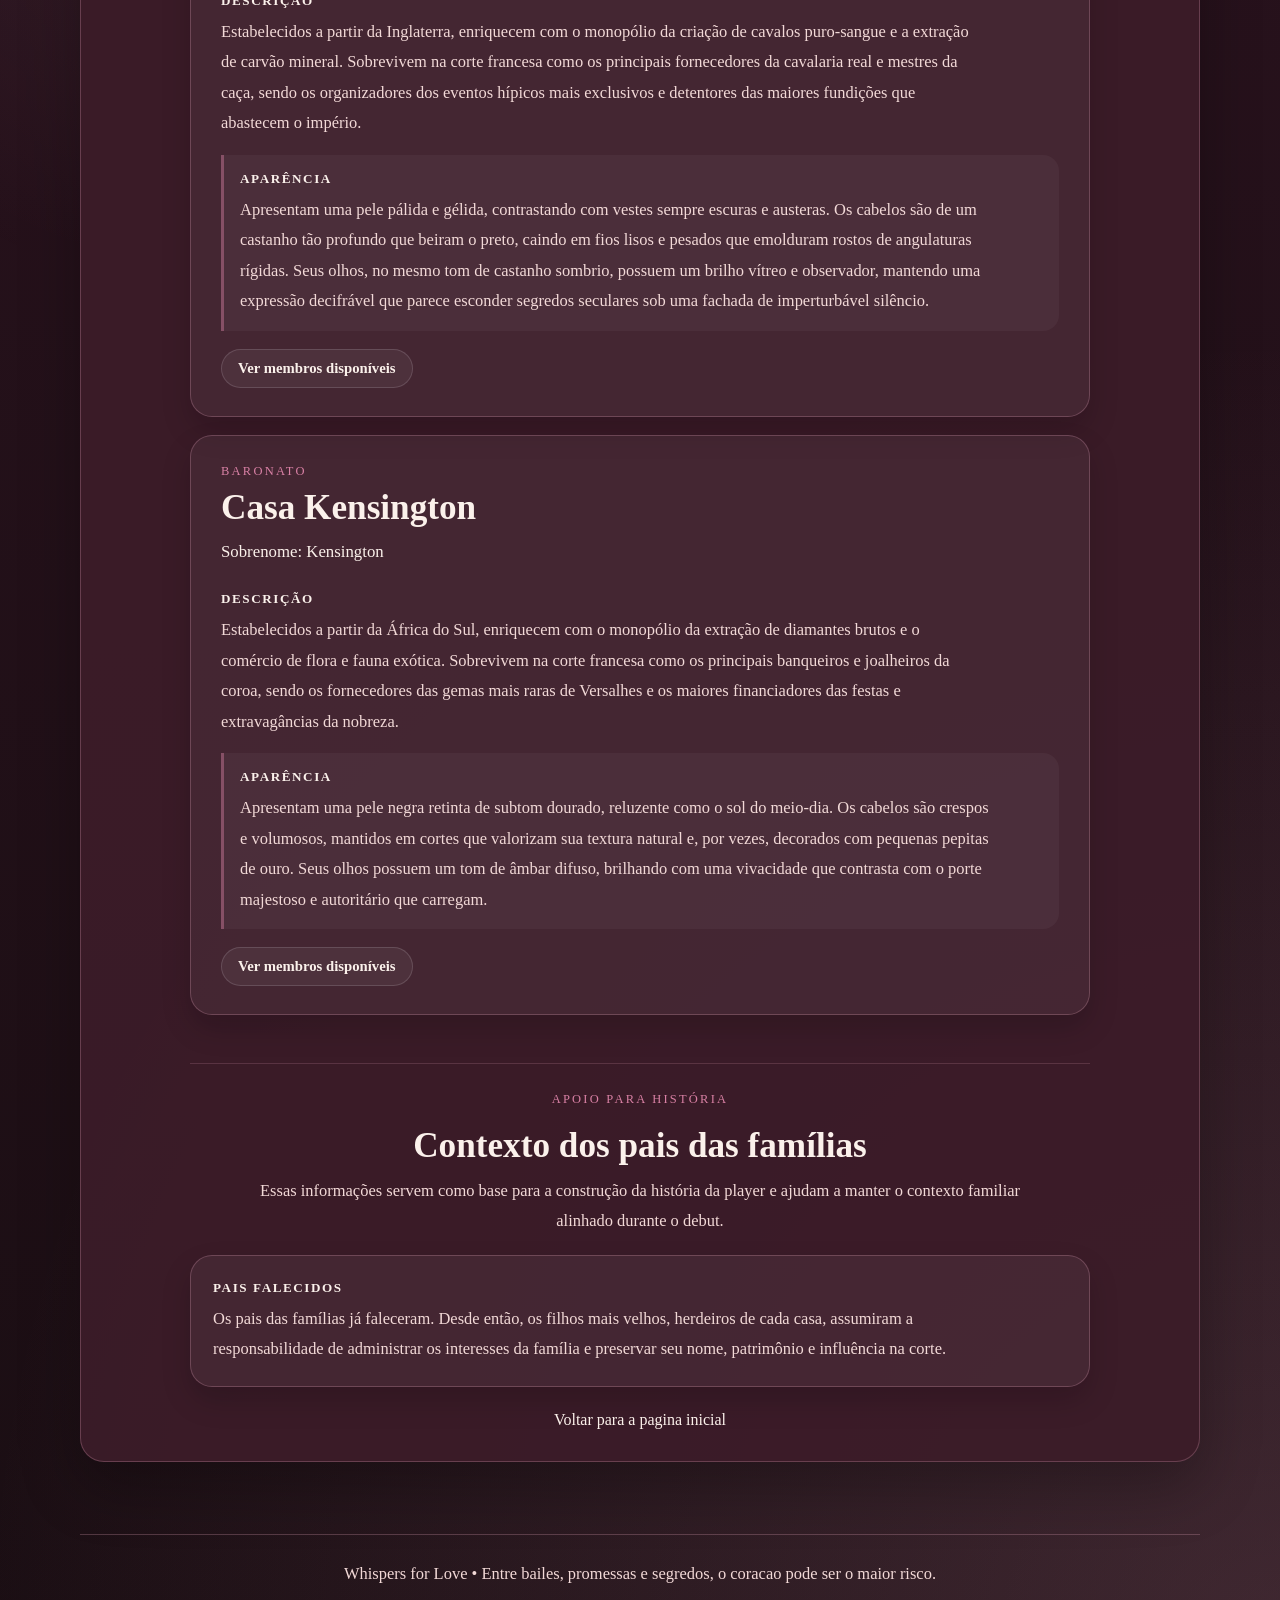
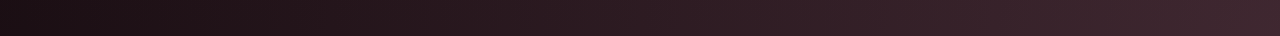
<file: familias.html>
<!DOCTYPE html>
<html lang="pt-BR">
<head>
  <meta charset="UTF-8">
  <meta name="viewport" content="width=device-width, initial-scale=1.0">
  <title>Fam&iacute;lias | Whispers for Love</title>
  <link rel="stylesheet" href="styles.css">
</head>
<body>
  <div class="site-shell">
    <div id="site-header"></div>
    <main class="page-shell">
      <div class="wrap">
        <section class="panel">
          <h1>Fam&iacute;lias</h1>
          <div class="story">
            <p class="intro">A seguir est&atilde;o as principais casas da temporada, organizadas por sua posi&ccedil;&atilde;o dentro da nobreza. Cada card representa a fam&iacute;lia principal de cada t&iacute;tulo.</p>
            <div class="card-grid family-grid">
              <a class="card-link" href="https://docs.google.com/document/d/16lzCU2882HaEIejO5C-CjhKxrbpkoPbLtLD6OmQiN74/edit?tab=t.0" target="_blank" rel="noopener noreferrer"><article class="info-card"><span class="card-kicker">Fam&iacute;lia Real</span><h2>Casa Vallois</h2><p class="card-surname">Sobrenome: Vallois</p><div class="family-copy"><div class="family-copy-block"><span class="family-copy-label">Descri&ccedil;&atilde;o</span><p>A linhagem que ocupa o trono e dita o rumo da corte. Tudo o que acontece na temporada passa, direta ou indiretamente, por sua influ&ecirc;ncia.</p></div><div class="family-copy-block family-copy-highlight"><span class="family-copy-label">Apar&ecirc;ncia</span><p>Pele branca, olhos claros (azul ou castanho claro) e cabelos loiros ou castanho-claro. Tra&ccedil;os delicados e extremamente refinados. Sempre impec&aacute;veis, com postura perfeita e presen&ccedil;a imponente, como se fossem feitos para governar.</p></div></div><span class="card-action">Ver membros dispon&iacute;veis</span></article></a>
              <a class="card-link" href="https://docs.google.com/document/d/1ny4lBuvmLAOKxlvsK8XZ2av8k7adX_6v0kUgJhUq5Rc/edit?tab=t.0" target="_blank" rel="noopener noreferrer"><article class="info-card"><span class="card-kicker">Gr&atilde;o-Ducado</span><h2>Casa Montfort</h2><p class="card-surname">Sobrenome: Montfort</p><div class="family-copy"><div class="family-copy-block"><span class="family-copy-label">Descri&ccedil;&atilde;o</span><p>Parentes de sangue da linhagem Vallois, eles sobrevivem administrando as rotas fluviais e a guarda de elite. Usam sua proximidade com o trono para ditar as finan&ccedil;as do reino, garantindo que a fam&iacute;lia seja o pilar pol&iacute;tico inabal&aacute;vel da Fran&ccedil;a.</p></div><div class="family-copy-block family-copy-highlight"><span class="family-copy-label">Apar&ecirc;ncia</span><p>Possuem pele alva e p&aacute;lida, com cabelos em tons de loiro ou platinado. Seus olhos s&atilde;o de um azul g&eacute;lido, transmitindo uma aura de autoridade e frieza aristocr&aacute;tica.</p></div></div><span class="card-action">Ver membros dispon&iacute;veis</span></article></a>
              <a class="card-link" href="https://docs.google.com/document/d/1L7qRn1KarFW7qupOuglbcxmWEDe6AQucGPjQHvdgKSc/edit?tab=t.0" target="_blank" rel="noopener noreferrer"><article class="info-card"><span class="card-kicker">Ducado</span><h2>Casa Astrae</h2><p class="card-surname">Sobrenome: Astrae</p><div class="family-copy"><div class="family-copy-block"><span class="family-copy-label">Descri&ccedil;&atilde;o</span><p>Vindos da Gr&eacute;cia, sustentam-se atrav&eacute;s do com&eacute;rcio de m&aacute;rmores e antiguidades raras. Sobrevivem como os detentores do conhecimento cl&aacute;ssico, fornecendo as rel&iacute;quias que decoram os pal&aacute;cios franceses e financiando expedi&ccedil;&otilde;es arqueol&oacute;gicas que aumentam seu prest&iacute;gio cultural.</p></div><div class="family-copy-block family-copy-highlight"><span class="family-copy-label">Apar&ecirc;ncia</span><p>T&ecirc;m a pele branca, com um brilho mediterr&acirc;neo saud&aacute;vel. Seus cabelos s&atilde;o pretos, espessos e cacheados, muitas vezes adornados com detalhes em ouro. Os olhos s&atilde;o grandes e expressivos, em tons de castanho escuro ou grafite, conferindo-lhes um olhar s&aacute;bio e imponente.</p></div></div><span class="card-action">Ver membros dispon&iacute;veis</span></article></a>
              <a class="card-link" href="https://docs.google.com/document/d/19Dara2upJVooUt0eXqEmiCoChG9LsnnfAaNIcyF0DxY/edit?tab=t.0" target="_blank" rel="noopener noreferrer"><article class="info-card"><span class="card-kicker">Marquesado</span><h2>Casa Romanov</h2><p class="card-surname">Sobrenome: Romanov</p><div class="family-copy"><div class="family-copy-block"><span class="family-copy-label">Descri&ccedil;&atilde;o</span><p>Origin&aacute;rios da R&uacute;ssia, eles dominam a exporta&ccedil;&atilde;o de peles raras e metais preciosos. Sobrevivem fornecendo os recursos essenciais para o ex&eacute;rcito e para a alta costura de inverno da nobreza, enquanto operam uma rede de espionagem silenciosa e letal por toda a Europa.</p></div><div class="family-copy-block family-copy-highlight"><span class="family-copy-label">Apar&ecirc;ncia</span><p>Possuem a pele muito clara, coberta por sardas delicadas que se espalham pelo nariz e bochechas. Seus cabelos variam entre o loiro dourado e o ruivo acobreado, sempre volumosos. Os olhos s&atilde;o de um tom azul profundo ou mel, brilhando intensamente contra a pele clara.</p></div></div><span class="card-action">Ver membros dispon&iacute;veis</span></article></a>
              <a class="card-link" href="https://docs.google.com/document/d/17_lZ_B2Dn9ftdXThCV8aqH5bx3KRasstvtQ8gbu8vI8/edit?tab=t.0" target="_blank" rel="noopener noreferrer"><article class="info-card"><span class="card-kicker">Condado</span><h2>Casa Kim</h2><p class="card-surname">Sobrenome: Kim</p><div class="family-copy"><div class="family-copy-block"><span class="family-copy-label">Descri&ccedil;&atilde;o</span><p>Estabelecidos a partir da Coreia, enriquecem com o monop&oacute;lio de sedas finas e porcelanas art&iacute;sticas. Sobrevivem na corte francesa como os principais intelectuais e mestres da etiqueta, sendo os consultores oficiais de luxo, filosofia e comportamento da alta sociedade de Versalhes.</p></div><div class="family-copy-block family-copy-highlight"><span class="family-copy-label">Apar&ecirc;ncia</span><p>Apresentam uma pele branca quase p&aacute;lida, vi&ccedil;osa e impec&aacute;vel. Os cabelos s&atilde;o lisos e estilizados, adornados com tran&ccedil;as complexas que incorporam contas de prata. Seus olhos s&atilde;o cor de &ocirc;nix, t&atilde;o escuros que a pupila se funde com a &iacute;ris, criando um olhar enigm&aacute;tico.</p></div></div><span class="card-action">Ver membros dispon&iacute;veis</span></article></a>
              <a class="card-link" href="https://docs.google.com/document/d/1MOkCumcKEQm8v2O1lxJlnEdaD5pDzAOxgzeZ9hZoCUA/edit?tab=t.0" target="_blank" rel="noopener noreferrer"><article class="info-card"><span class="card-kicker">Viscondado</span><h2>Casa Blackthorne</h2><p class="card-surname">Sobrenome: Blackthorne</p><div class="family-copy"><div class="family-copy-block"><span class="family-copy-label">Descri&ccedil;&atilde;o</span><p>Estabelecidos a partir da Inglaterra, enriquecem com o monop&oacute;lio da cria&ccedil;&atilde;o de cavalos puro-sangue e a extra&ccedil;&atilde;o de carv&atilde;o mineral. Sobrevivem na corte francesa como os principais fornecedores da cavalaria real e mestres da ca&ccedil;a, sendo os organizadores dos eventos h&iacute;picos mais exclusivos e detentores das maiores fundi&ccedil;&otilde;es que abastecem o imp&eacute;rio.</p></div><div class="family-copy-block family-copy-highlight"><span class="family-copy-label">Apar&ecirc;ncia</span><p>Apresentam uma pele p&aacute;lida e g&eacute;lida, contrastando com vestes sempre escuras e austeras. Os cabelos s&atilde;o de um castanho t&atilde;o profundo que beiram o preto, caindo em fios lisos e pesados que emolduram rostos de angulaturas r&iacute;gidas. Seus olhos, no mesmo tom de castanho sombrio, possuem um brilho v&iacute;treo e observador, mantendo uma express&atilde;o decifr&aacute;vel que parece esconder segredos seculares sob uma fachada de imperturb&aacute;vel sil&ecirc;ncio.</p></div></div><span class="card-action">Ver membros dispon&iacute;veis</span></article></a>
              <a class="card-link" href="https://docs.google.com/document/d/1qunCzqunXM4Z9f0WOoLBk_JbXuLxu-XaKPLEzif4ukU/edit?tab=t.0" target="_blank" rel="noopener noreferrer"><article class="info-card"><span class="card-kicker">Baronato</span><h2>Casa Kensington</h2><p class="card-surname">Sobrenome: Kensington</p><div class="family-copy"><div class="family-copy-block"><span class="family-copy-label">Descri&ccedil;&atilde;o</span><p>Estabelecidos a partir da &Aacute;frica do Sul, enriquecem com o monop&oacute;lio da extra&ccedil;&atilde;o de diamantes brutos e o com&eacute;rcio de flora e fauna ex&oacute;tica. Sobrevivem na corte francesa como os principais banqueiros e joalheiros da coroa, sendo os fornecedores das gemas mais raras de Versalhes e os maiores financiadores das festas e extravag&acirc;ncias da nobreza.</p></div><div class="family-copy-block family-copy-highlight"><span class="family-copy-label">Apar&ecirc;ncia</span><p>Apresentam uma pele negra retinta de subtom dourado, reluzente como o sol do meio-dia. Os cabelos s&atilde;o crespos e volumosos, mantidos em cortes que valorizam sua textura natural e, por vezes, decorados com pequenas pepitas de ouro. Seus olhos possuem um tom de &acirc;mbar difuso, brilhando com uma vivacidade que contrasta com o porte majestoso e autorit&aacute;rio que carregam.</p></div></div><span class="card-action">Ver membros dispon&iacute;veis</span></article></a>
            </div>
            <section class="family-notes">
              <div class="family-notes-header">
                <span class="card-kicker">Apoio para hist&oacute;ria</span>
                <h2>Contexto dos pais das fam&iacute;lias</h2>
                <p>Essas informa&ccedil;&otilde;es servem como base para a constru&ccedil;&atilde;o da hist&oacute;ria da player e ajudam a manter o contexto familiar alinhado durante o debut.</p>
              </div>
              <div class="card-grid lore-grid">
                <article class="info-card lore-card">
                  <span class="family-copy-label">Pais falecidos</span>
                  <p>Os pais das fam&iacute;lias j&aacute; faleceram. Desde ent&atilde;o, os filhos mais velhos, herdeiros de cada casa, assumiram a responsabilidade de administrar os interesses da fam&iacute;lia e preservar seu nome, patrim&ocirc;nio e influ&ecirc;ncia na corte.</p>
                </article>
              </div>
            </section>
          </div>
          <a class="back-link" href="index.html">Voltar para a pagina inicial</a>
        </section>
      </div>
    </main>
    <div id="site-footer"></div>
  </div>
  <script src="script.js"></script>
</body>
</html>
</file>
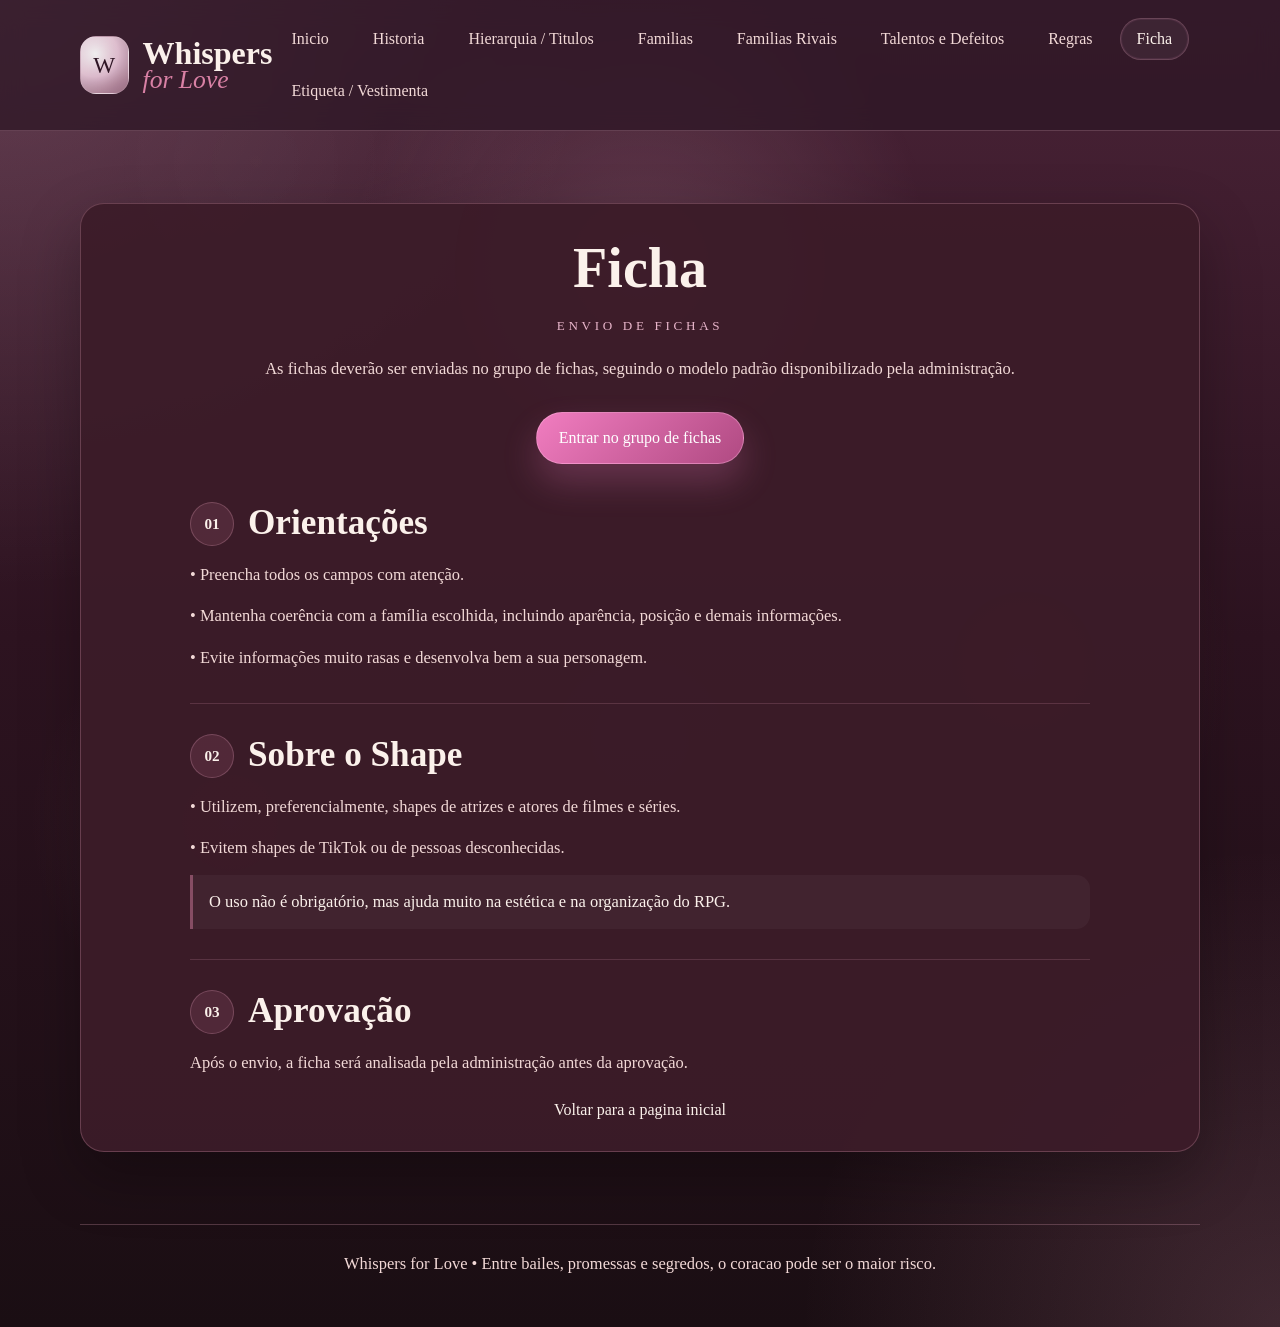
<file: ficha.html>
<!DOCTYPE html>
<html lang="pt-BR">
<head>
  <meta charset="UTF-8">
  <meta name="viewport" content="width=device-width, initial-scale=1.0">
  <title>Ficha | Whispers for Love</title>
  <link rel="stylesheet" href="styles.css">
</head>
<body>
  <div class="site-shell">
    <div id="site-header"></div>
    <main class="page-shell">
      <div class="wrap">
        <section class="panel">
          <h1>Ficha</h1>
          <div class="story">
            <span class="eyebrow">Envio de Fichas</span>
            <p class="intro">As fichas dever&atilde;o ser enviadas no grupo de fichas, seguindo o modelo padr&atilde;o disponibilizado pela administra&ccedil;&atilde;o.</p>
            <div class="hero-actions">
              <a class="button button-primary" href="https://chat.whatsapp.com/CA262sesBtQA0dg0HhzYs6" target="_blank" rel="noopener noreferrer">Entrar no grupo de fichas</a>
            </div>
            <div class="rules-list">
              <article class="rule-item"><div class="rule-header"><span class="rule-index">01</span><h2>Orienta&ccedil;&otilde;es</h2></div><p>&bull; Preencha todos os campos com aten&ccedil;&atilde;o.</p><p>&bull; Mantenha coer&ecirc;ncia com a fam&iacute;lia escolhida, incluindo apar&ecirc;ncia, posi&ccedil;&atilde;o e demais informa&ccedil;&otilde;es.</p><p>&bull; Evite informa&ccedil;&otilde;es muito rasas e desenvolva bem a sua personagem.</p></article>
              <article class="rule-item"><div class="rule-header"><span class="rule-index">02</span><h2>Sobre o Shape</h2></div><p>&bull; Utilizem, preferencialmente, shapes de atrizes e atores de filmes e s&eacute;ries.</p><p>&bull; Evitem shapes de TikTok ou de pessoas desconhecidas.</p><p class="rule-note">O uso n&atilde;o &eacute; obrigat&oacute;rio, mas ajuda muito na est&eacute;tica e na organiza&ccedil;&atilde;o do RPG.</p></article>
              <article class="rule-item"><div class="rule-header"><span class="rule-index">03</span><h2>Aprova&ccedil;&atilde;o</h2></div><p>Ap&oacute;s o envio, a ficha ser&aacute; analisada pela administra&ccedil;&atilde;o antes da aprova&ccedil;&atilde;o.</p></article>
            </div>
          </div>
          <a class="back-link" href="index.html">Voltar para a pagina inicial</a>
        </section>
      </div>
    </main>
    <div id="site-footer"></div>
  </div>
  <script src="script.js"></script>
</body>
</html>
</file>
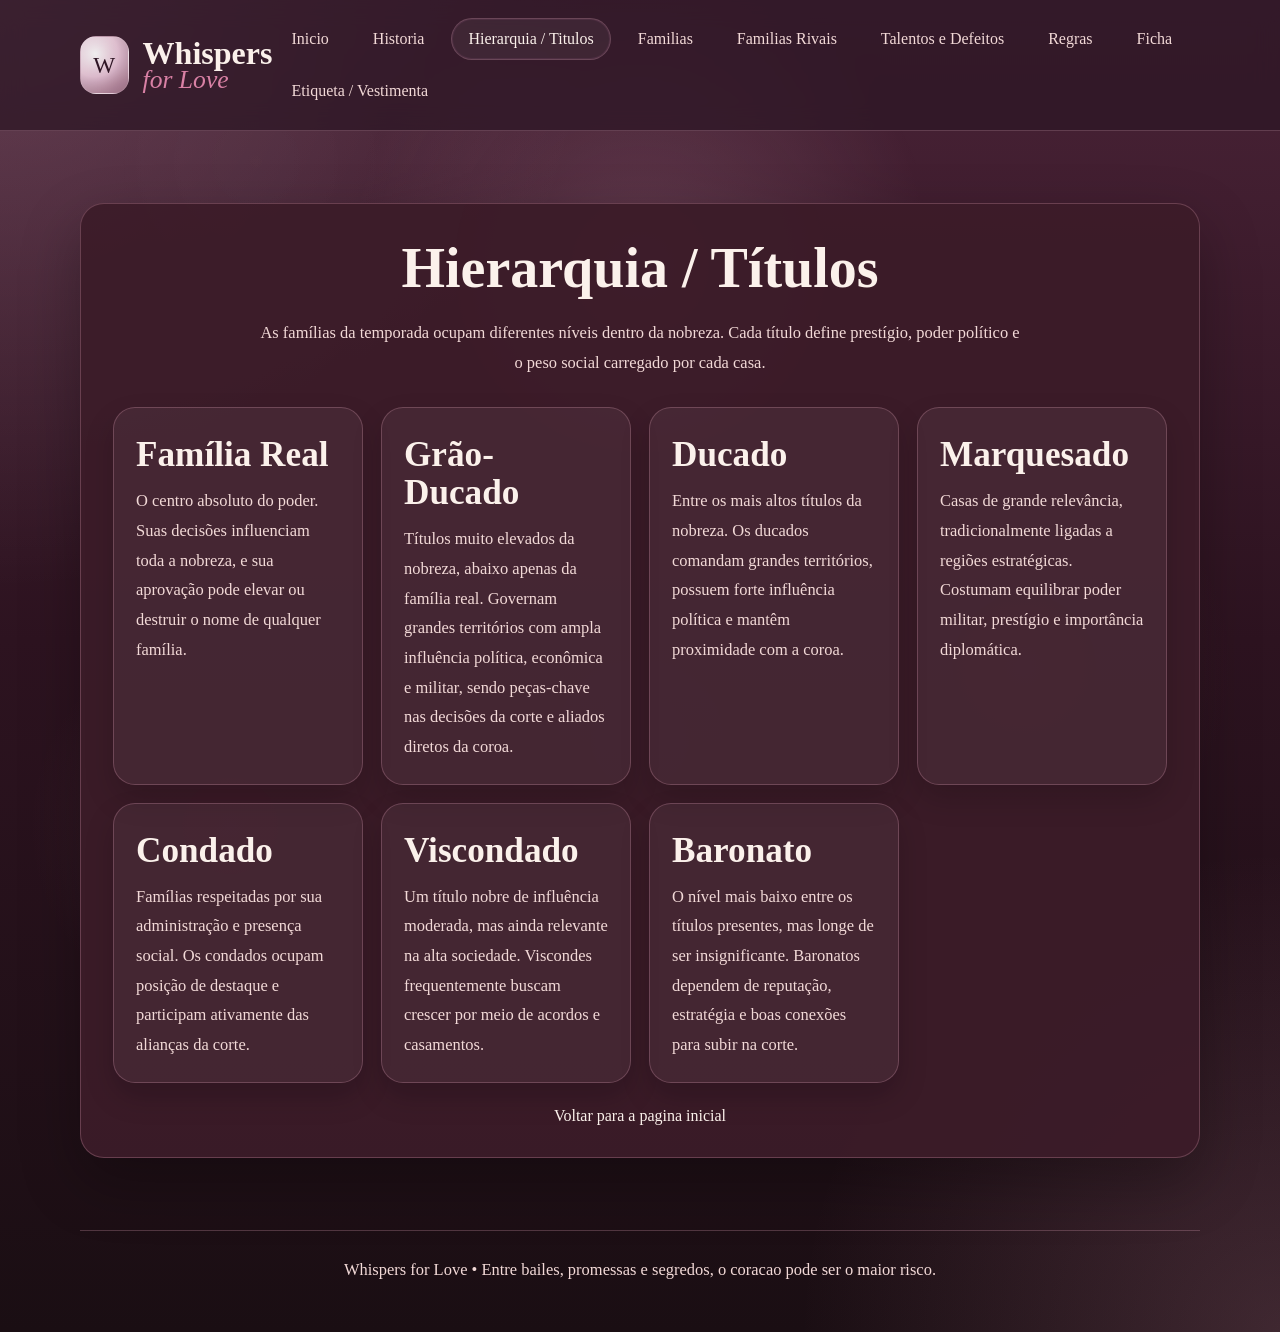
<file: hierarquia.html>
<!DOCTYPE html>
<html lang="pt-BR">
<head>
  <meta charset="UTF-8">
  <meta name="viewport" content="width=device-width, initial-scale=1.0">
  <title>Hierarquia / T&iacute;tulos | Whispers for Love</title>
  <link rel="stylesheet" href="styles.css">
</head>
<body>
  <div class="site-shell">
    <div id="site-header"></div>
    <main class="page-shell">
      <div class="wrap">
        <section class="panel">
          <h1>Hierarquia / T&iacute;tulos</h1>
          <div class="story">
            <p class="intro">As fam&iacute;lias da temporada ocupam diferentes n&iacute;veis dentro da nobreza. Cada t&iacute;tulo define prest&iacute;gio, poder pol&iacute;tico e o peso social carregado por cada casa.</p>
            <div class="card-grid hierarchy-grid">
              <article class="info-card"><h2>Fam&iacute;lia Real</h2><p>O centro absoluto do poder. Suas decis&otilde;es influenciam toda a nobreza, e sua aprova&ccedil;&atilde;o pode elevar ou destruir o nome de qualquer fam&iacute;lia.</p></article>
              <article class="info-card"><h2>Gr&atilde;o-Ducado</h2><p>T&iacute;tulos muito elevados da nobreza, abaixo apenas da fam&iacute;lia real. Governam grandes territ&oacute;rios com ampla influ&ecirc;ncia pol&iacute;tica, econ&ocirc;mica e militar, sendo pe&ccedil;as-chave nas decis&otilde;es da corte e aliados diretos da coroa.</p></article>
              <article class="info-card"><h2>Ducado</h2><p>Entre os mais altos t&iacute;tulos da nobreza. Os ducados comandam grandes territ&oacute;rios, possuem forte influ&ecirc;ncia pol&iacute;tica e mant&ecirc;m proximidade com a coroa.</p></article>
              <article class="info-card"><h2>Marquesado</h2><p>Casas de grande relev&acirc;ncia, tradicionalmente ligadas a regi&otilde;es estrat&eacute;gicas. Costumam equilibrar poder militar, prest&iacute;gio e import&acirc;ncia diplom&aacute;tica.</p></article>
              <article class="info-card"><h2>Condado</h2><p>Fam&iacute;lias respeitadas por sua administra&ccedil;&atilde;o e presen&ccedil;a social. Os condados ocupam posi&ccedil;&atilde;o de destaque e participam ativamente das alian&ccedil;as da corte.</p></article>
              <article class="info-card"><h2>Viscondado</h2><p>Um t&iacute;tulo nobre de influ&ecirc;ncia moderada, mas ainda relevante na alta sociedade. Viscondes frequentemente buscam crescer por meio de acordos e casamentos.</p></article>
              <article class="info-card"><h2>Baronato</h2><p>O n&iacute;vel mais baixo entre os t&iacute;tulos presentes, mas longe de ser insignificante. Baronatos dependem de reputa&ccedil;&atilde;o, estrat&eacute;gia e boas conex&otilde;es para subir na corte.</p></article>
            </div>
          </div>
          <a class="back-link" href="index.html">Voltar para a pagina inicial</a>
        </section>
      </div>
    </main>
    <div id="site-footer"></div>
  </div>
  <script src="script.js"></script>
</body>
</html>
</file>
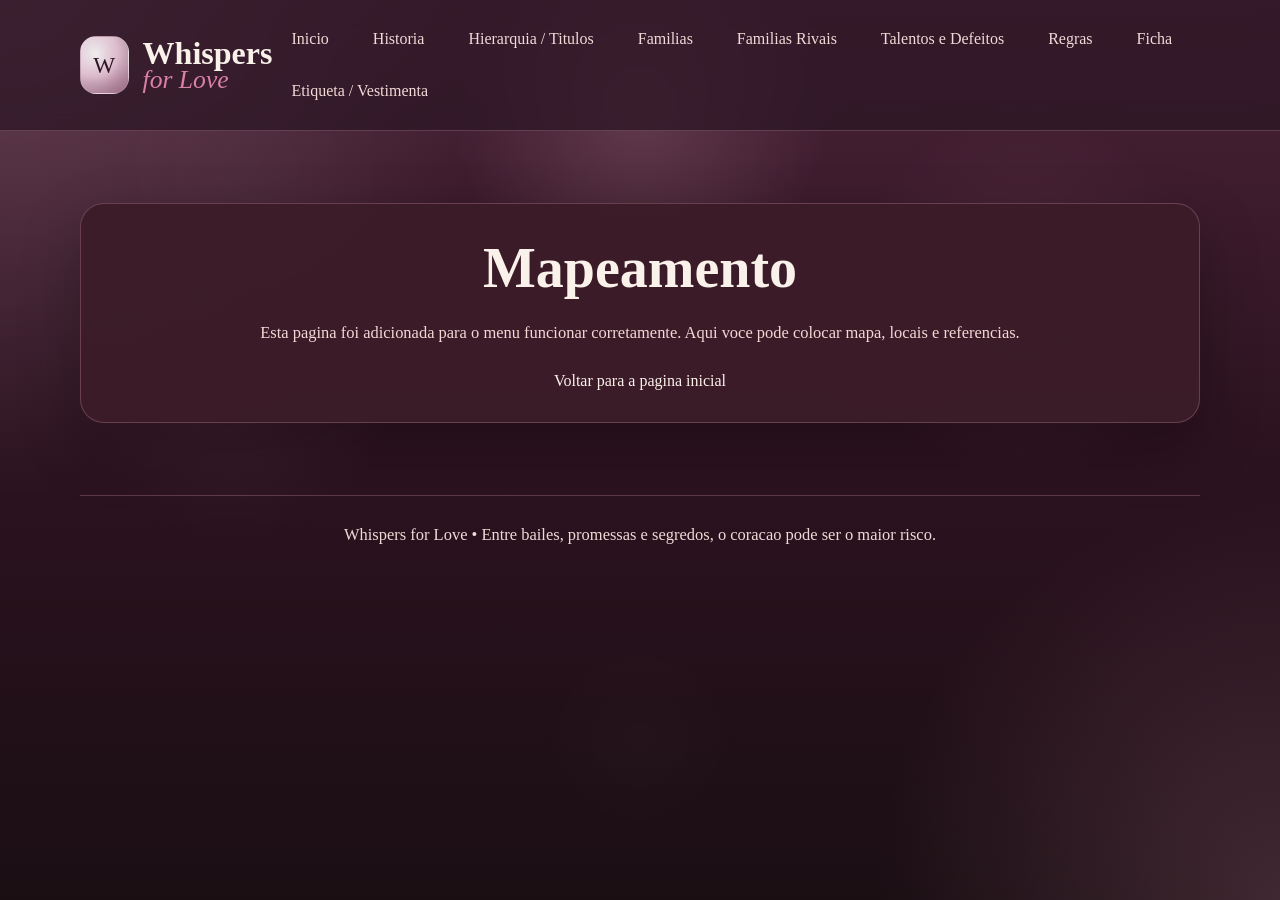
<file: mapeamento.html>
<!DOCTYPE html>
<html lang="pt-BR">
<head>
  <meta charset="UTF-8">
  <meta name="viewport" content="width=device-width, initial-scale=1.0">
  <title>Mapeamento | Whispers for Love</title>
  <link rel="stylesheet" href="styles.css">
</head>
<body>
  <div class="site-shell">
    <div id="site-header"></div>
    <main class="page-shell">
      <div class="wrap">
        <section class="panel">
          <h1>Mapeamento</h1>
          <div class="story">
            <p>Esta pagina foi adicionada para o menu funcionar corretamente. Aqui voce pode colocar mapa, locais e referencias.</p>
          </div>
          <a class="back-link" href="index.html">Voltar para a pagina inicial</a>
        </section>
      </div>
    </main>
    <div id="site-footer"></div>
  </div>
  <script src="script.js"></script>
</body>
</html>
</file>
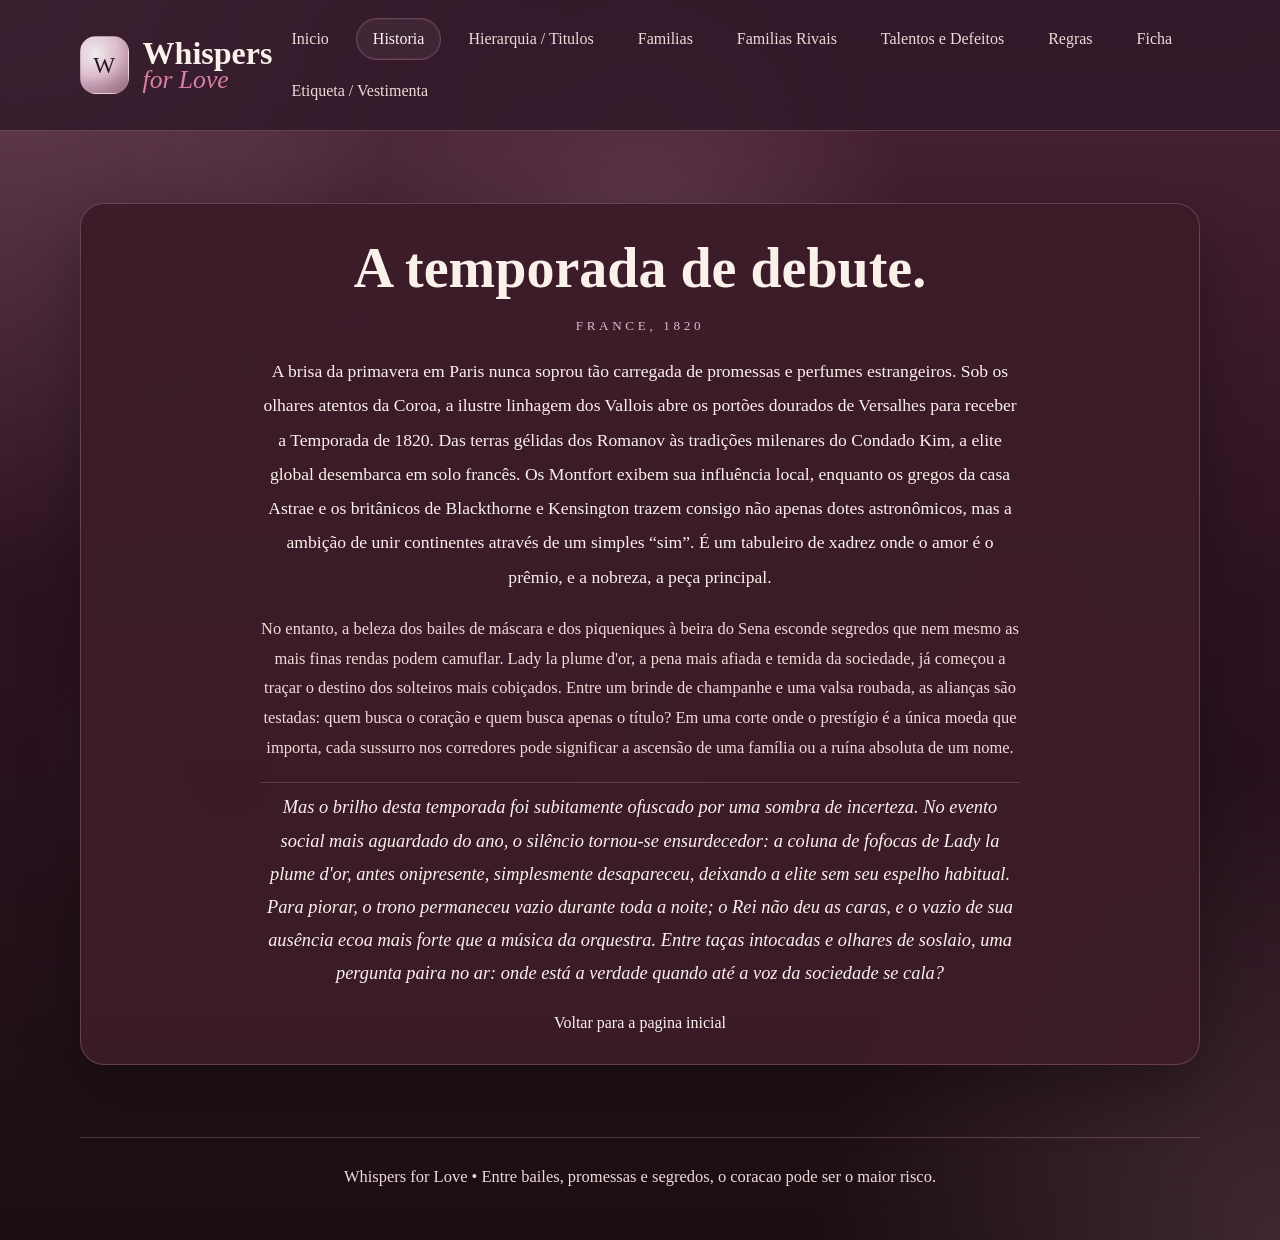
<file: plot.html>
<!DOCTYPE html>
<html lang="pt-BR">
<head>
  <meta charset="UTF-8">
  <meta name="viewport" content="width=device-width, initial-scale=1.0">
  <title>Hist&oacute;ria | Whispers for Love</title>
  <link rel="stylesheet" href="styles.css">
</head>
<body>
  <div class="site-shell">
    <div id="site-header"></div>
    <main class="page-shell">
      <div class="wrap">
        <section class="panel">
          <h1>A temporada de debute.</h1>
          <div class="story">
            <span class="eyebrow">France, 1820</span>
            <p class="story-lead">A brisa da primavera em Paris nunca soprou t&atilde;o carregada de promessas e perfumes estrangeiros. Sob os olhares atentos da Coroa, a ilustre linhagem dos Vallois abre os port&otilde;es dourados de Versalhes para receber a Temporada de 1820. Das terras g&eacute;lidas dos Romanov &agrave;s tradi&ccedil;&otilde;es milenares do Condado Kim, a elite global desembarca em solo franc&ecirc;s. Os Montfort exibem sua influ&ecirc;ncia local, enquanto os gregos da casa Astrae e os brit&acirc;nicos de Blackthorne e Kensington trazem consigo n&atilde;o apenas dotes astron&ocirc;micos, mas a ambi&ccedil;&atilde;o de unir continentes atrav&eacute;s de um simples &ldquo;sim&rdquo;. &Eacute; um tabuleiro de xadrez onde o amor &eacute; o pr&ecirc;mio, e a nobreza, a pe&ccedil;a principal.</p>
            <p>No entanto, a beleza dos bailes de m&aacute;scara e dos piqueniques &agrave; beira do Sena esconde segredos que nem mesmo as mais finas rendas podem camuflar. Lady la plume d'or, a pena mais afiada e temida da sociedade, j&aacute; come&ccedil;ou a tra&ccedil;ar o destino dos solteiros mais cobi&ccedil;ados. Entre um brinde de champanhe e uma valsa roubada, as alian&ccedil;as s&atilde;o testadas: quem busca o cora&ccedil;&atilde;o e quem busca apenas o t&iacute;tulo? Em uma corte onde o prest&iacute;gio &eacute; a &uacute;nica moeda que importa, cada sussurro nos corredores pode significar a ascens&atilde;o de uma fam&iacute;lia ou a ru&iacute;na absoluta de um nome.</p>
            <p class="closing">Mas o brilho desta temporada foi subitamente ofuscado por uma sombra de incerteza. No evento social mais aguardado do ano, o sil&ecirc;ncio tornou-se ensurdecedor: a coluna de fofocas de Lady la plume d'or, antes onipresente, simplesmente desapareceu, deixando a elite sem seu espelho habitual. Para piorar, o trono permaneceu vazio durante toda a noite; o Rei n&atilde;o deu as caras, e o vazio de sua aus&ecirc;ncia ecoa mais forte que a m&uacute;sica da orquestra. Entre ta&ccedil;as intocadas e olhares de soslaio, uma pergunta paira no ar: onde est&aacute; a verdade quando at&eacute; a voz da sociedade se cala?</p>
          </div>
          <a class="back-link" href="index.html">Voltar para a pagina inicial</a>
        </section>
      </div>
    </main>
    <div id="site-footer"></div>
  </div>
  <script src="script.js"></script>
</body>
</html>
</file>
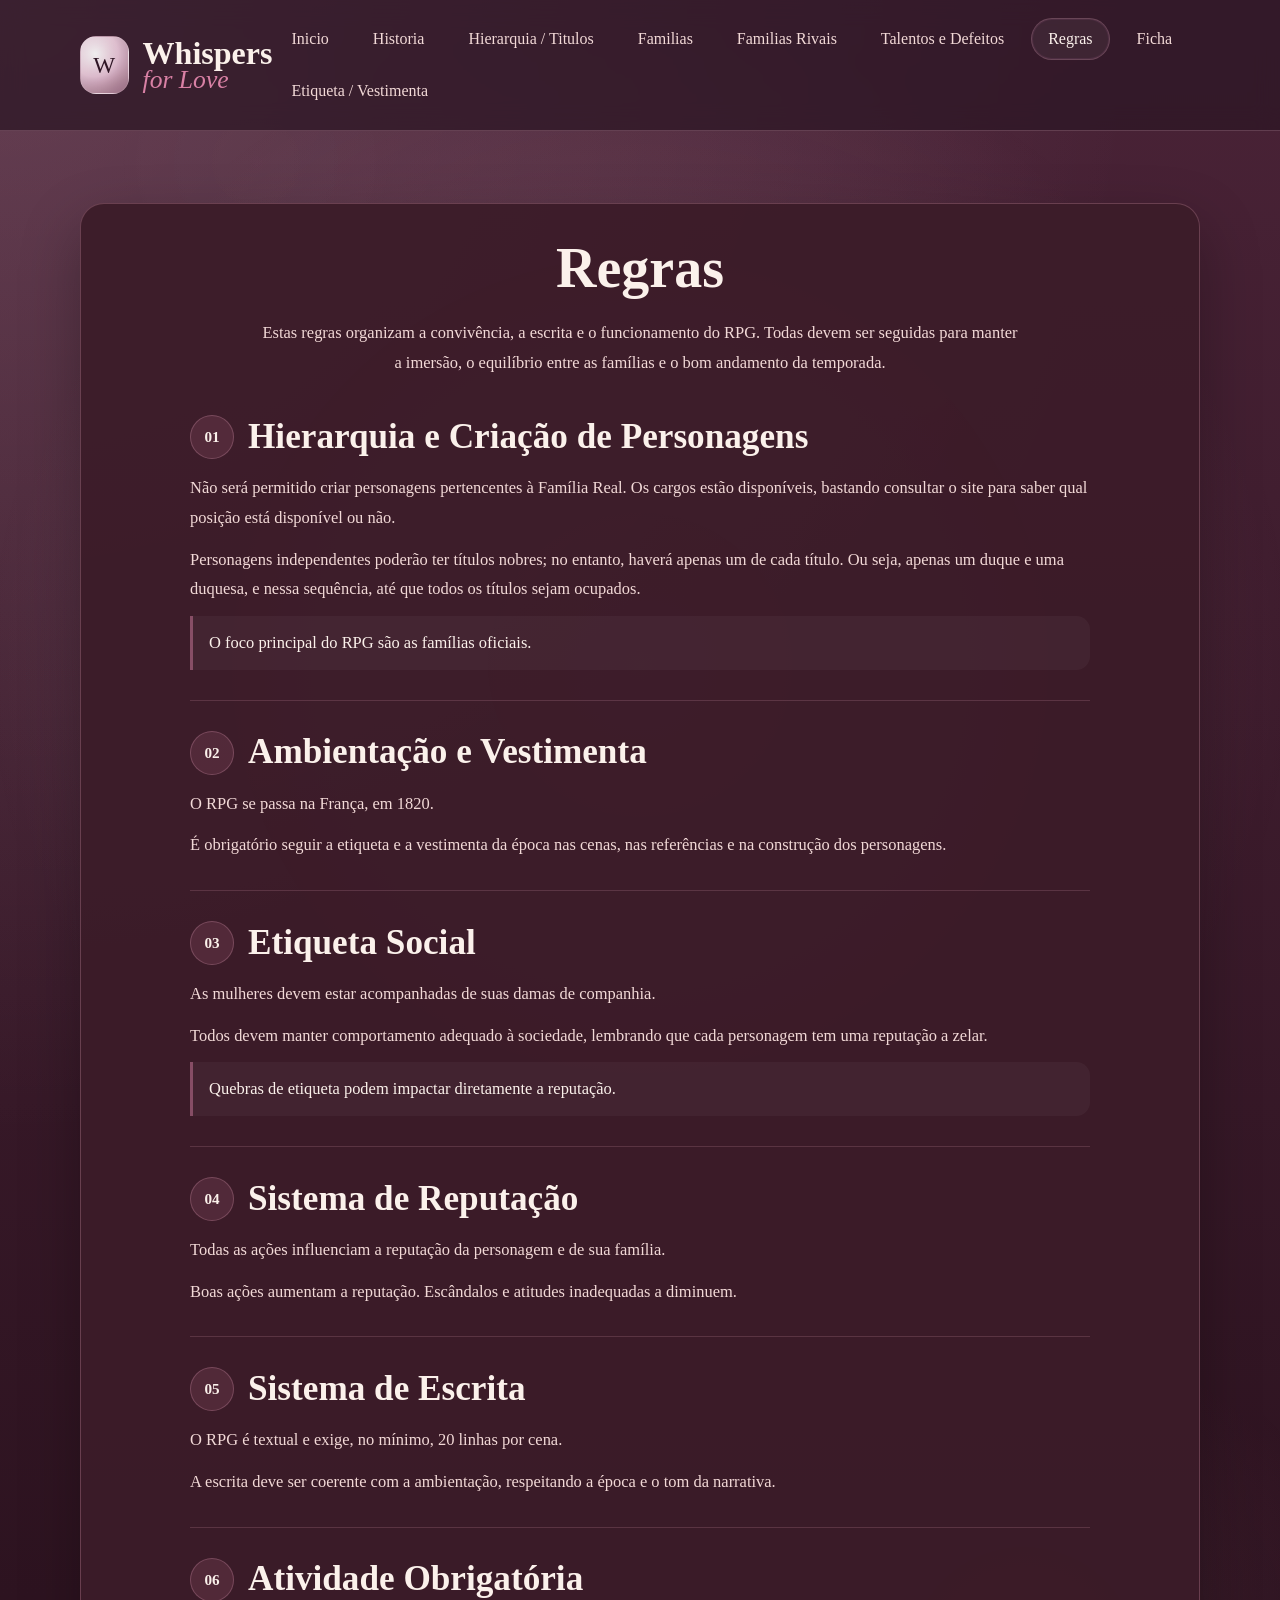
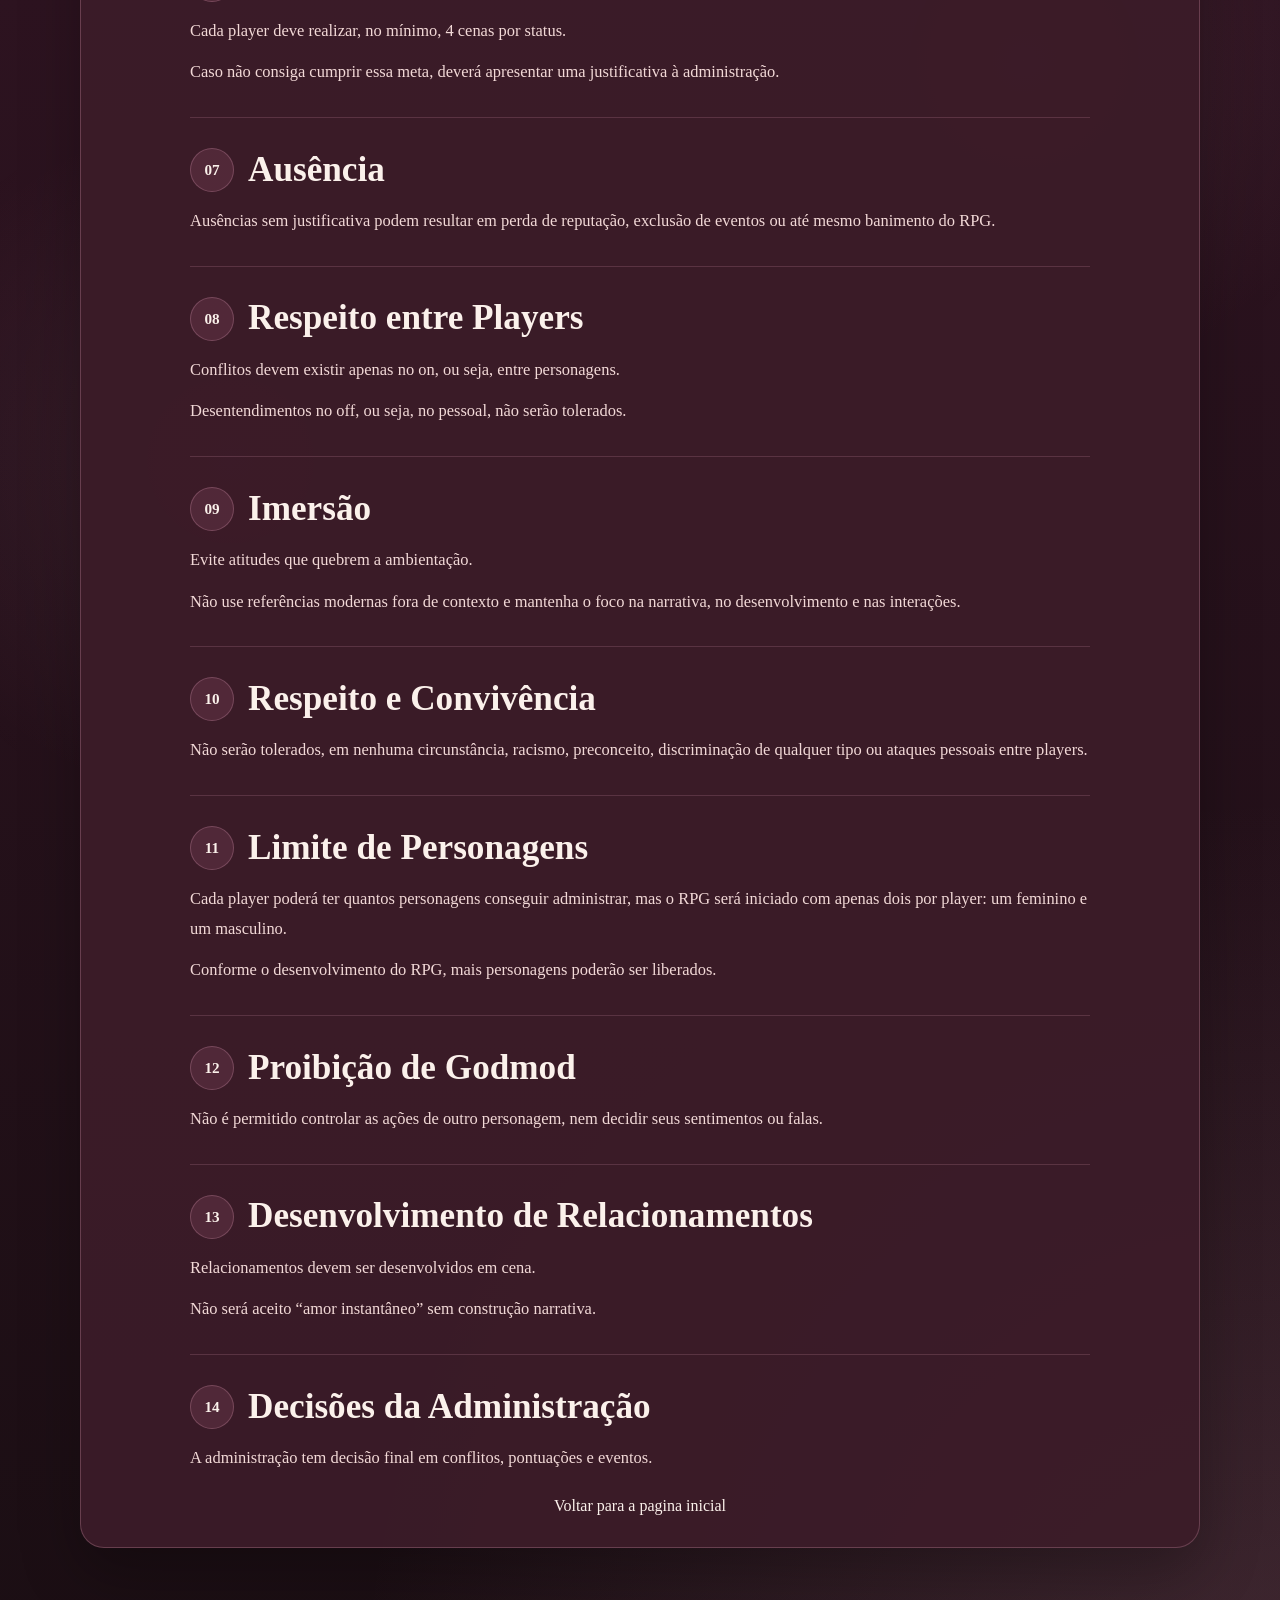
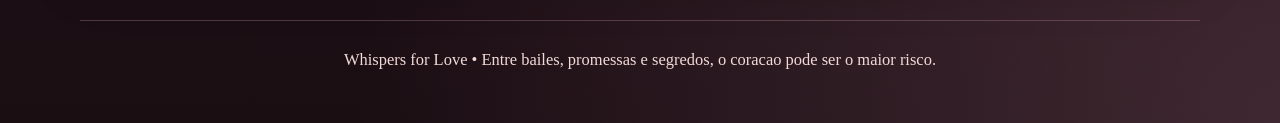
<file: regras.html>
﻿<!DOCTYPE html>
<html lang="pt-BR">
<head>
  <meta charset="UTF-8">
  <meta name="viewport" content="width=device-width, initial-scale=1.0">
  <title>Regras | Whispers for Love</title>
  <link rel="stylesheet" href="styles.css">
</head>
<body>
  <div class="site-shell">
    <div id="site-header"></div>
    <main class="page-shell">
      <div class="wrap">
        <section class="panel">
          <h1>Regras</h1>
          <div class="story">
            <p class="intro">Estas regras organizam a conviv&ecirc;ncia, a escrita e o funcionamento do RPG. Todas devem ser seguidas para manter a imers&atilde;o, o equil&iacute;brio entre as fam&iacute;lias e o bom andamento da temporada.</p>
            <div class="rules-list">
              <article class="rule-item"><div class="rule-header"><span class="rule-index">01</span><h2>Hierarquia e Cria&ccedil;&atilde;o de Personagens</h2></div><p>N&atilde;o ser&aacute; permitido criar personagens pertencentes &agrave; Fam&iacute;lia Real. Os cargos est&atilde;o dispon&iacute;veis, bastando consultar o site para saber qual posi&ccedil;&atilde;o est&aacute; dispon&iacute;vel ou n&atilde;o.</p><p>Personagens independentes poder&atilde;o ter t&iacute;tulos nobres; no entanto, haver&aacute; apenas um de cada t&iacute;tulo. Ou seja, apenas um duque e uma duquesa, e nessa sequ&ecirc;ncia, at&eacute; que todos os t&iacute;tulos sejam ocupados.</p><p class="rule-note">O foco principal do RPG s&atilde;o as fam&iacute;lias oficiais.</p></article>
              <article class="rule-item"><div class="rule-header"><span class="rule-index">02</span><h2>Ambienta&ccedil;&atilde;o e Vestimenta</h2></div><p>O RPG se passa na Fran&ccedil;a, em 1820.</p><p>&Eacute; obrigat&oacute;rio seguir a etiqueta e a vestimenta da &eacute;poca nas cenas, nas refer&ecirc;ncias e na constru&ccedil;&atilde;o dos personagens.</p></article>
              <article class="rule-item"><div class="rule-header"><span class="rule-index">03</span><h2>Etiqueta Social</h2></div><p>As mulheres devem estar acompanhadas de suas damas de companhia.</p><p>Todos devem manter comportamento adequado &agrave; sociedade, lembrando que cada personagem tem uma reputa&ccedil;&atilde;o a zelar.</p><p class="rule-note">Quebras de etiqueta podem impactar diretamente a reputa&ccedil;&atilde;o.</p></article>
              <article class="rule-item"><div class="rule-header"><span class="rule-index">04</span><h2>Sistema de Reputa&ccedil;&atilde;o</h2></div><p>Todas as a&ccedil;&otilde;es influenciam a reputa&ccedil;&atilde;o da personagem e de sua fam&iacute;lia.</p><p>Boas a&ccedil;&otilde;es aumentam a reputa&ccedil;&atilde;o. Esc&acirc;ndalos e atitudes inadequadas a diminuem.</p></article>
              <article class="rule-item"><div class="rule-header"><span class="rule-index">05</span><h2>Sistema de Escrita</h2></div><p>O RPG &eacute; textual e exige, no m&iacute;nimo, 20 linhas por cena.</p><p>A escrita deve ser coerente com a ambienta&ccedil;&atilde;o, respeitando a &eacute;poca e o tom da narrativa.</p></article>
              <article class="rule-item"><div class="rule-header"><span class="rule-index">06</span><h2>Atividade Obrigat&oacute;ria</h2></div><p>Cada player deve realizar, no m&iacute;nimo, 4 cenas por status.</p><p>Caso n&atilde;o consiga cumprir essa meta, dever&aacute; apresentar uma justificativa &agrave; administra&ccedil;&atilde;o.</p></article>
              <article class="rule-item"><div class="rule-header"><span class="rule-index">07</span><h2>Aus&ecirc;ncia</h2></div><p>Aus&ecirc;ncias sem justificativa podem resultar em perda de reputa&ccedil;&atilde;o, exclus&atilde;o de eventos ou at&eacute; mesmo banimento do RPG.</p></article>
              <article class="rule-item"><div class="rule-header"><span class="rule-index">08</span><h2>Respeito entre Players</h2></div><p>Conflitos devem existir apenas no on, ou seja, entre personagens.</p><p>Desentendimentos no off, ou seja, no pessoal, n&atilde;o ser&atilde;o tolerados.</p></article>
              <article class="rule-item"><div class="rule-header"><span class="rule-index">09</span><h2>Imers&atilde;o</h2></div><p>Evite atitudes que quebrem a ambienta&ccedil;&atilde;o.</p><p>N&atilde;o use refer&ecirc;ncias modernas fora de contexto e mantenha o foco na narrativa, no desenvolvimento e nas intera&ccedil;&otilde;es.</p></article>
              <article class="rule-item"><div class="rule-header"><span class="rule-index">10</span><h2>Respeito e Conviv&ecirc;ncia</h2></div><p>N&atilde;o ser&atilde;o tolerados, em nenhuma circunst&acirc;ncia, racismo, preconceito, discrimina&ccedil;&atilde;o de qualquer tipo ou ataques pessoais entre players.</p></article>
              <article class="rule-item"><div class="rule-header"><span class="rule-index">11</span><h2>Limite de Personagens</h2></div><p>Cada player poder&aacute; ter quantos personagens conseguir administrar, mas o RPG ser&aacute; iniciado com apenas dois por player: um feminino e um masculino.</p><p>Conforme o desenvolvimento do RPG, mais personagens poder&atilde;o ser liberados.</p></article>
              <article class="rule-item"><div class="rule-header"><span class="rule-index">12</span><h2>Proibi&ccedil;&atilde;o de Godmod</h2></div><p>N&atilde;o &eacute; permitido controlar as a&ccedil;&otilde;es de outro personagem, nem decidir seus sentimentos ou falas.</p></article>
              <article class="rule-item"><div class="rule-header"><span class="rule-index">13</span><h2>Desenvolvimento de Relacionamentos</h2></div><p>Relacionamentos devem ser desenvolvidos em cena.</p><p>N&atilde;o ser&aacute; aceito &ldquo;amor instant&acirc;neo&rdquo; sem constru&ccedil;&atilde;o narrativa.</p></article>
              <article class="rule-item"><div class="rule-header"><span class="rule-index">14</span><h2>Decis&otilde;es da Administra&ccedil;&atilde;o</h2></div><p>A administra&ccedil;&atilde;o tem decis&atilde;o final em conflitos, pontua&ccedil;&otilde;es e eventos.</p></article>
            </div>
          </div>
          <a class="back-link" href="index.html">Voltar para a pagina inicial</a>
        </section>
      </div>
    </main>
    <div id="site-footer"></div>
  </div>
  <script src="script.js"></script>
</body>
</html>
</file>
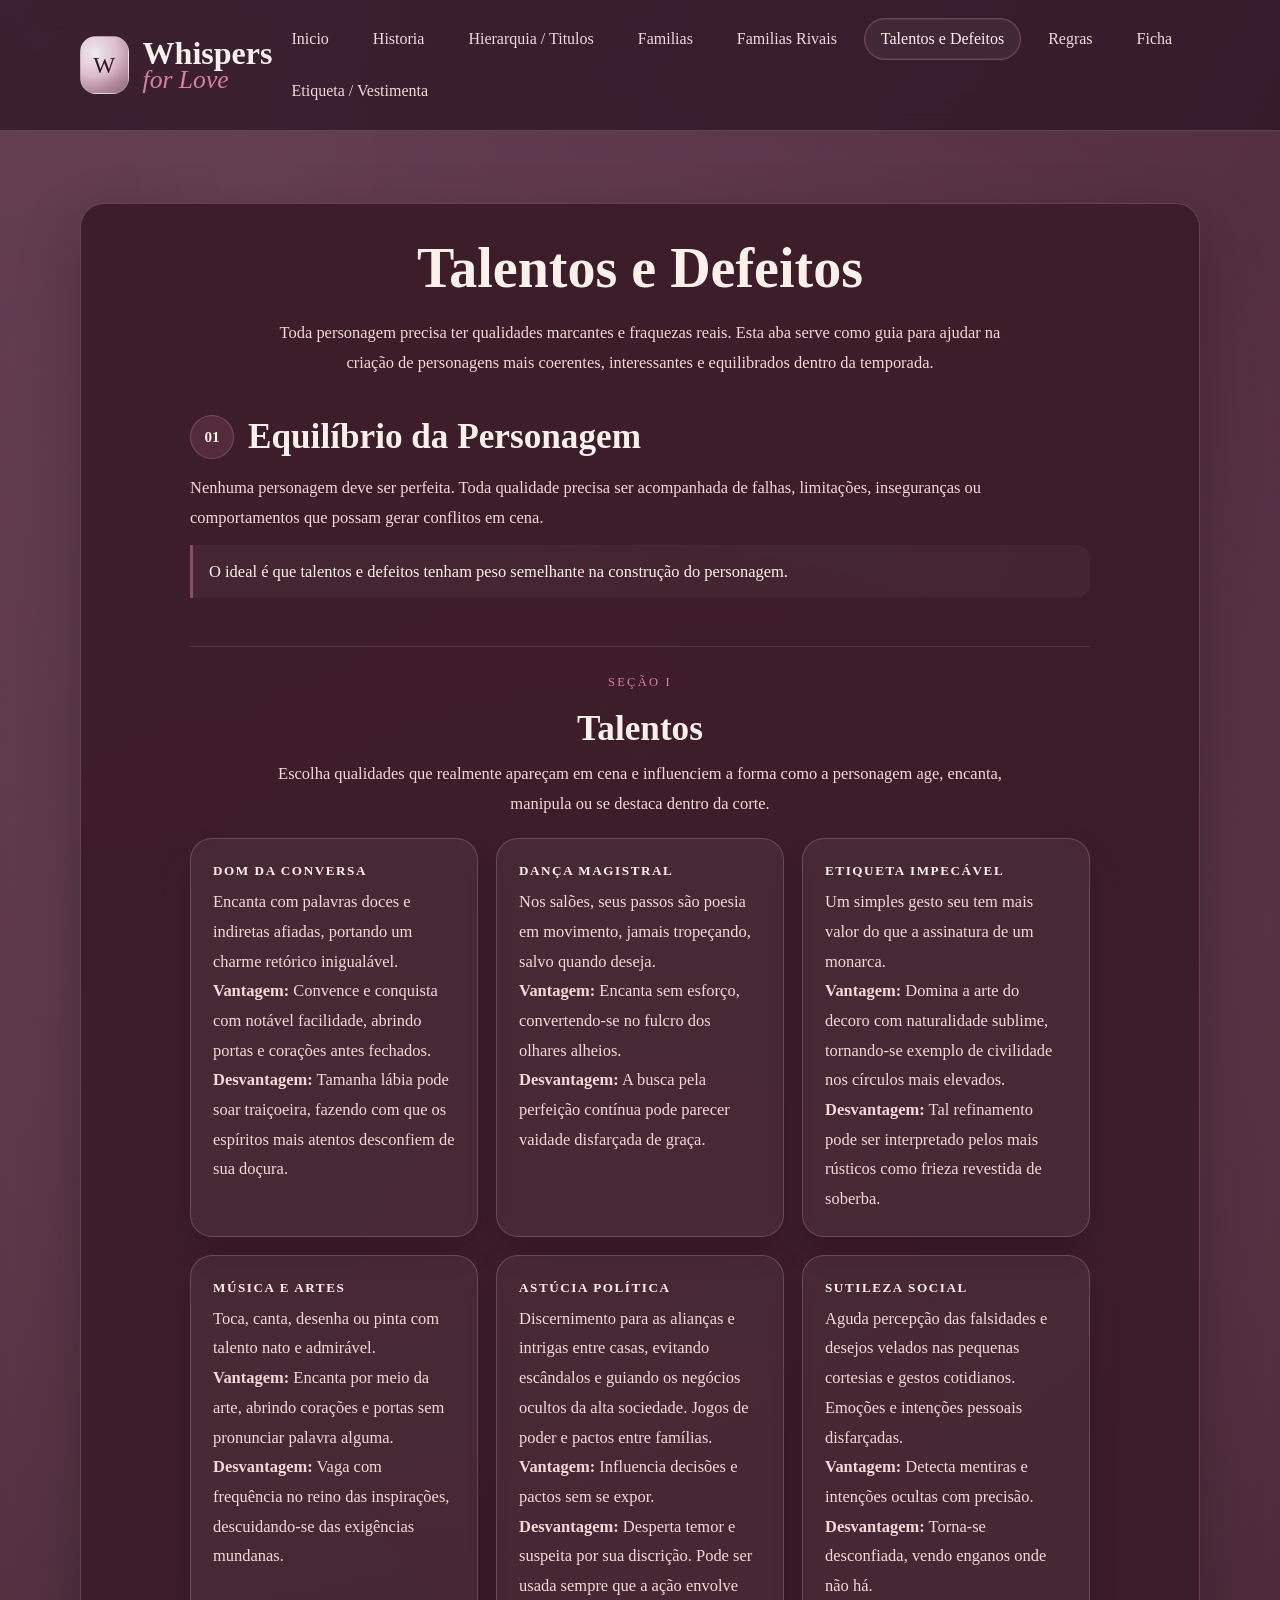
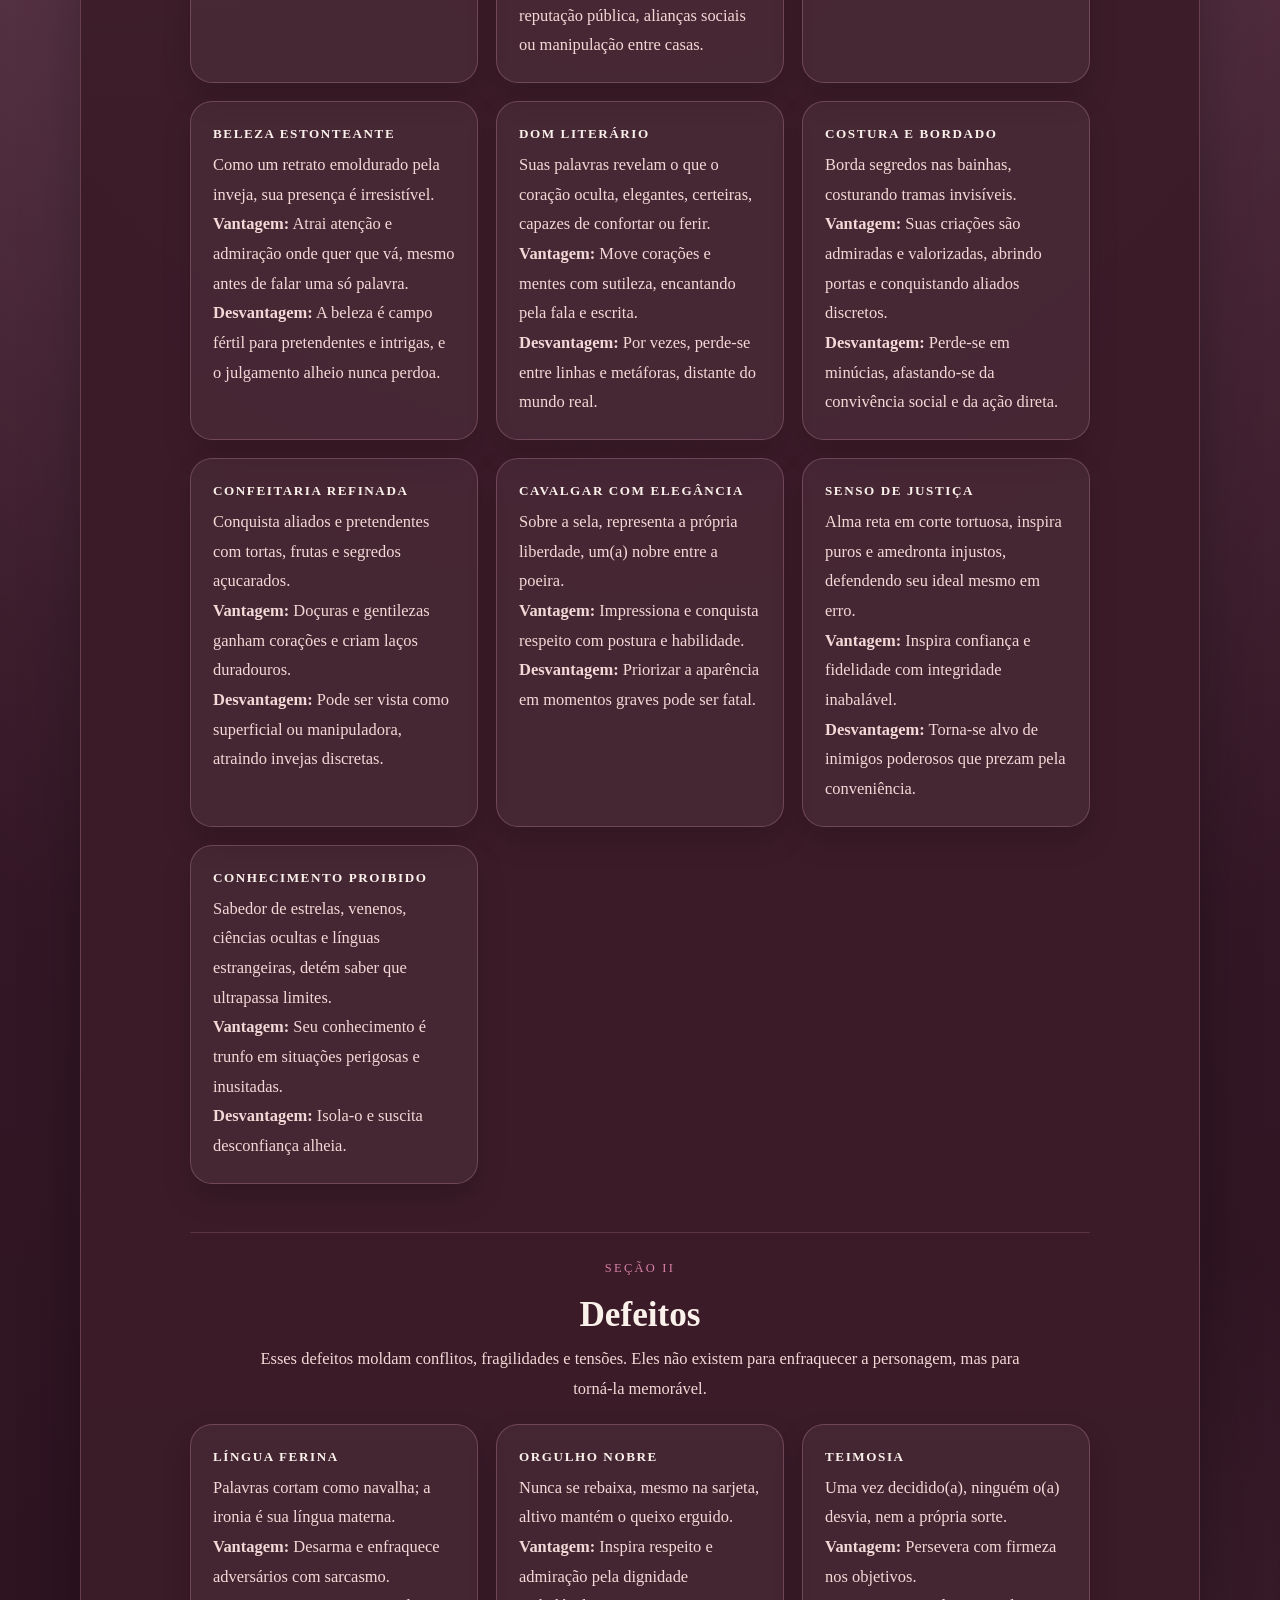
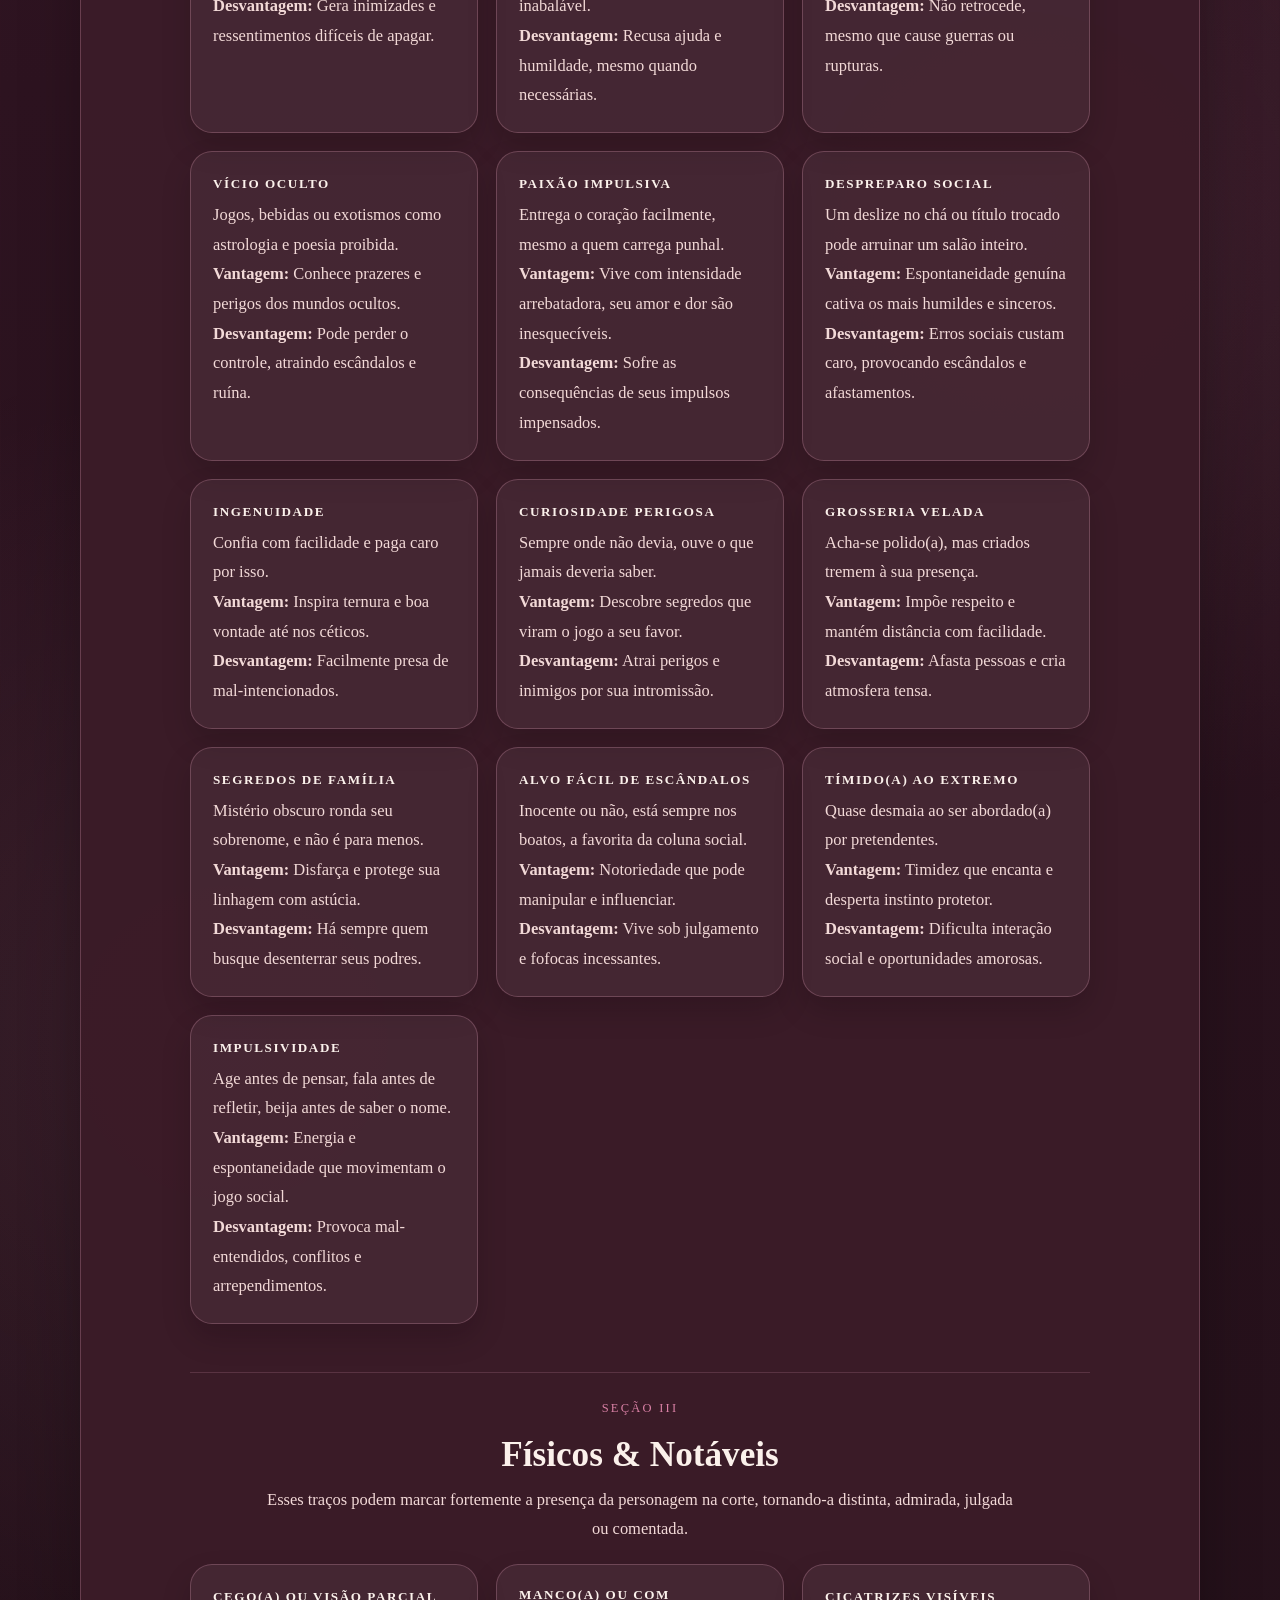
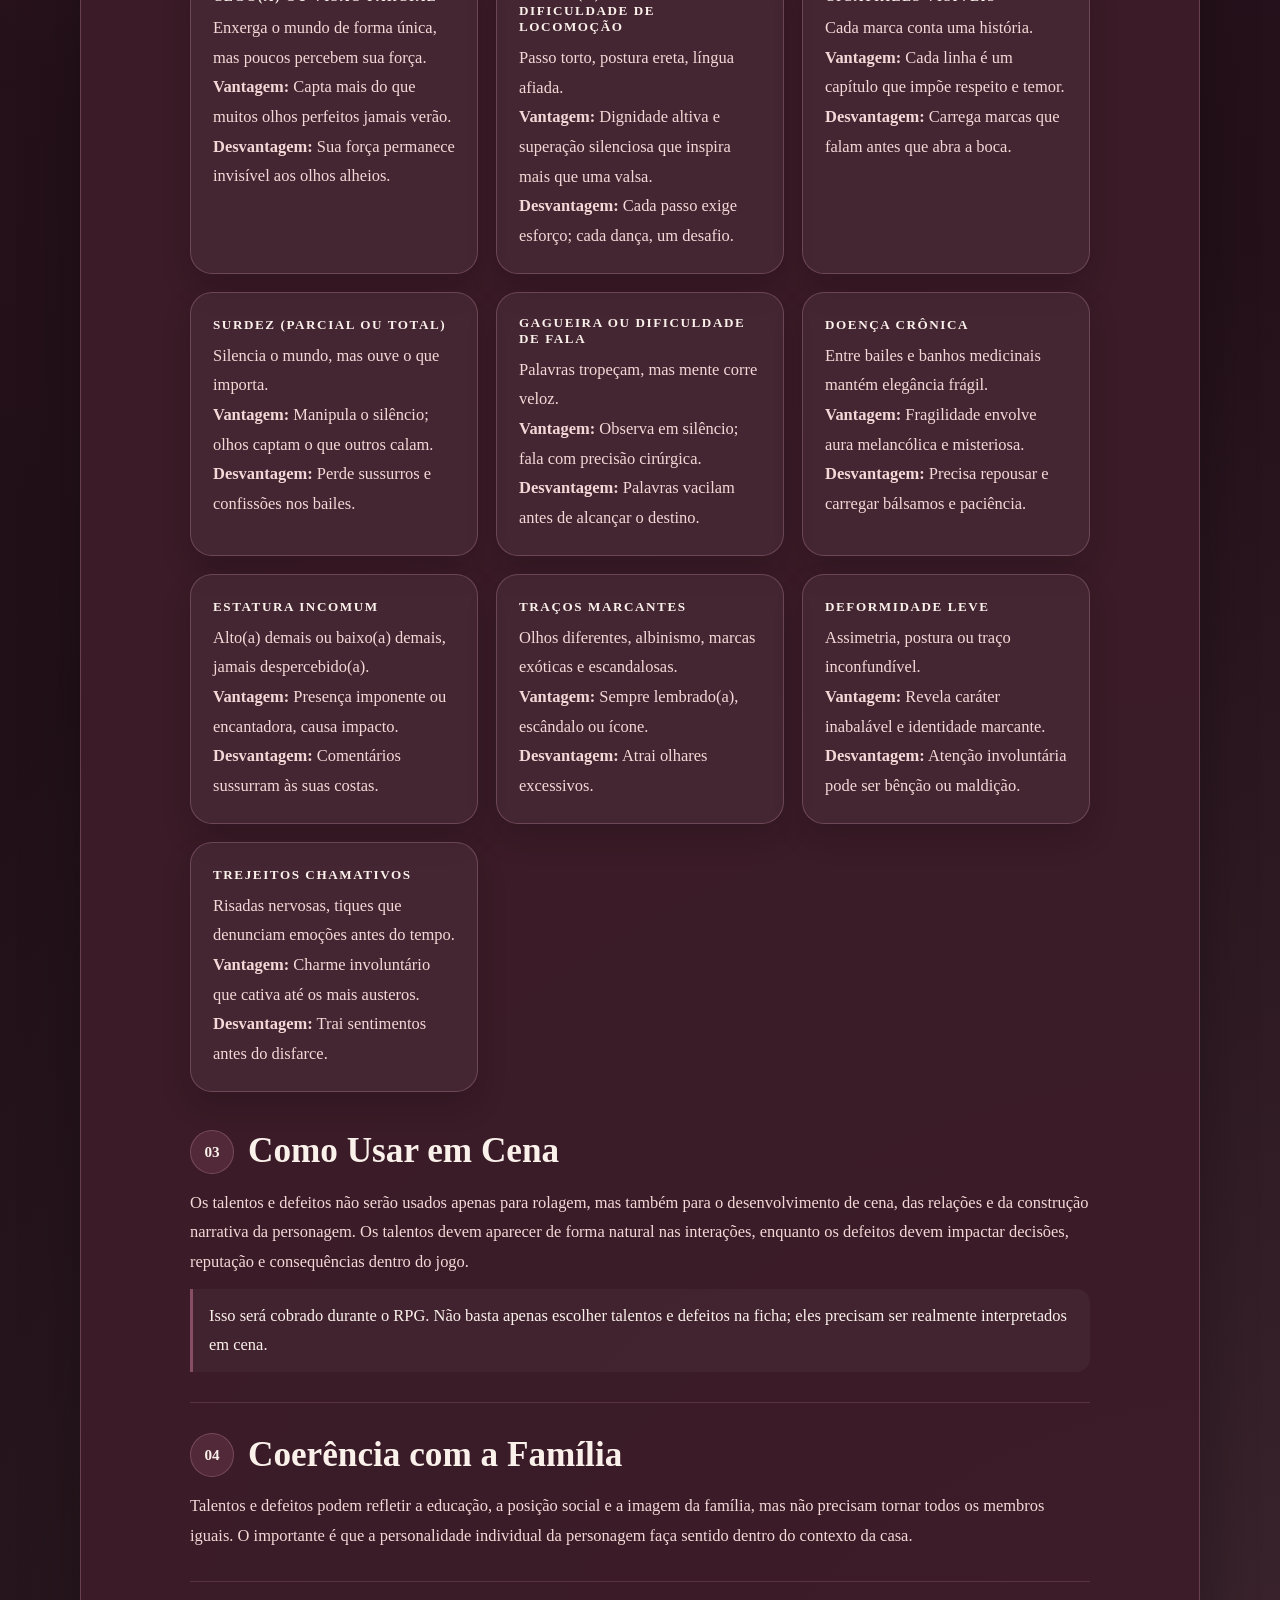
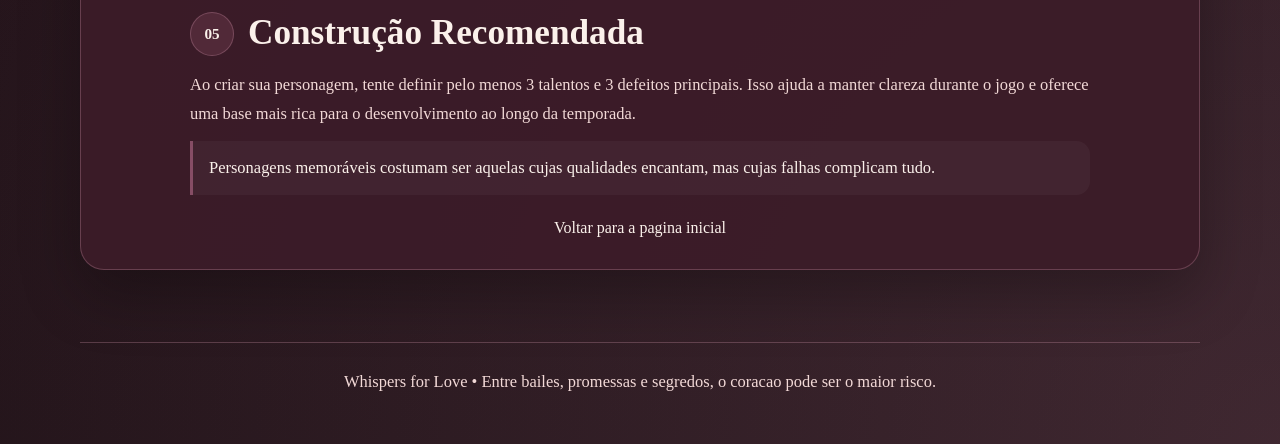
<file: talentos-defeitos.html>
<!DOCTYPE html>
<html lang="pt-BR">
<head>
  <meta charset="UTF-8">
  <meta name="viewport" content="width=device-width, initial-scale=1.0">
  <title>Talentos e Defeitos | Whispers for Love</title>
  <link rel="stylesheet" href="styles.css">
</head>
<body>
  <div class="site-shell">
    <div id="site-header"></div>
    <main class="page-shell">
      <div class="wrap">
        <section class="panel">
          <h1>Talentos e Defeitos</h1>
          <div class="story">
            <p class="intro">Toda personagem precisa ter qualidades marcantes e fraquezas reais. Esta aba serve como guia para ajudar na cria&ccedil;&atilde;o de personagens mais coerentes, interessantes e equilibrados dentro da temporada.</p>

            <div class="rules-list">
              <article class="rule-item">
                <div class="rule-header">
                  <span class="rule-index">01</span>
                  <h2>Equil&iacute;brio da Personagem</h2>
                </div>
                <p>Nenhuma personagem deve ser perfeita. Toda qualidade precisa ser acompanhada de falhas, limita&ccedil;&otilde;es, inseguran&ccedil;as ou comportamentos que possam gerar conflitos em cena.</p>
                <p class="rule-note">O ideal &eacute; que talentos e defeitos tenham peso semelhante na constru&ccedil;&atilde;o do personagem.</p>
              </article>
            </div>

            <section class="family-notes">
              <div class="family-notes-header">
                <span class="card-kicker">Se&ccedil;&atilde;o I</span>
                <h2>Talentos</h2>
                <p>Escolha qualidades que realmente apare&ccedil;am em cena e influenciem a forma como a personagem age, encanta, manipula ou se destaca dentro da corte.</p>
              </div>
              <div class="card-grid lore-grid">
                <article class="info-card lore-card">
                  <span class="family-copy-label">Dom da Conversa</span>
                  <p>Encanta com palavras doces e indiretas afiadas, portando um charme ret&oacute;rico inigual&aacute;vel.</p>
                  <p><strong>Vantagem:</strong> Convence e conquista com not&aacute;vel facilidade, abrindo portas e cora&ccedil;&otilde;es antes fechados.</p>
                  <p><strong>Desvantagem:</strong> Tamanha l&aacute;bia pode soar trai&ccedil;oeira, fazendo com que os esp&iacute;ritos mais atentos desconfiem de sua do&ccedil;ura.</p>
                </article>
                <article class="info-card lore-card">
                  <span class="family-copy-label">Dan&ccedil;a Magistral</span>
                  <p>Nos sal&otilde;es, seus passos s&atilde;o poesia em movimento, jamais trope&ccedil;ando, salvo quando deseja.</p>
                  <p><strong>Vantagem:</strong> Encanta sem esfor&ccedil;o, convertendo-se no fulcro dos olhares alheios.</p>
                  <p><strong>Desvantagem:</strong> A busca pela perfei&ccedil;&atilde;o cont&iacute;nua pode parecer vaidade disfar&ccedil;ada de gra&ccedil;a.</p>
                </article>
                <article class="info-card lore-card">
                  <span class="family-copy-label">Etiqueta Impec&aacute;vel</span>
                  <p>Um simples gesto seu tem mais valor do que a assinatura de um monarca.</p>
                  <p><strong>Vantagem:</strong> Domina a arte do decoro com naturalidade sublime, tornando-se exemplo de civilidade nos c&iacute;rculos mais elevados.</p>
                  <p><strong>Desvantagem:</strong> Tal refinamento pode ser interpretado pelos mais r&uacute;sticos como frieza revestida de soberba.</p>
                </article>
                <article class="info-card lore-card">
                  <span class="family-copy-label">M&uacute;sica e Artes</span>
                  <p>Toca, canta, desenha ou pinta com talento nato e admir&aacute;vel.</p>
                  <p><strong>Vantagem:</strong> Encanta por meio da arte, abrindo cora&ccedil;&otilde;es e portas sem pronunciar palavra alguma.</p>
                  <p><strong>Desvantagem:</strong> Vaga com frequ&ecirc;ncia no reino das inspira&ccedil;&otilde;es, descuidando-se das exig&ecirc;ncias mundanas.</p>
                </article>
                <article class="info-card lore-card">
                  <span class="family-copy-label">Ast&uacute;cia Pol&iacute;tica</span>
                  <p>Discernimento para as alian&ccedil;as e intrigas entre casas, evitando esc&acirc;ndalos e guiando os neg&oacute;cios ocultos da alta sociedade. Jogos de poder e pactos entre fam&iacute;lias.</p>
                  <p><strong>Vantagem:</strong> Influencia decis&otilde;es e pactos sem se expor.</p>
                  <p><strong>Desvantagem:</strong> Desperta temor e suspeita por sua discri&ccedil;&atilde;o. Pode ser usada sempre que a a&ccedil;&atilde;o envolve reputa&ccedil;&atilde;o p&uacute;blica, alian&ccedil;as sociais ou manipula&ccedil;&atilde;o entre casas.</p>
                </article>
                <article class="info-card lore-card">
                  <span class="family-copy-label">Sutileza Social</span>
                  <p>Aguda percep&ccedil;&atilde;o das falsidades e desejos velados nas pequenas cortesias e gestos cotidianos. Emo&ccedil;&otilde;es e inten&ccedil;&otilde;es pessoais disfar&ccedil;adas.</p>
                  <p><strong>Vantagem:</strong> Detecta mentiras e inten&ccedil;&otilde;es ocultas com precis&atilde;o.</p>
                  <p><strong>Desvantagem:</strong> Torna-se desconfiada, vendo enganos onde n&atilde;o h&aacute;.</p>
                </article>
                <article class="info-card lore-card">
                  <span class="family-copy-label">Beleza Estonteante</span>
                  <p>Como um retrato emoldurado pela inveja, sua presen&ccedil;a &eacute; irresist&iacute;vel.</p>
                  <p><strong>Vantagem:</strong> Atrai aten&ccedil;&atilde;o e admira&ccedil;&atilde;o onde quer que v&aacute;, mesmo antes de falar uma s&oacute; palavra.</p>
                  <p><strong>Desvantagem:</strong> A beleza &eacute; campo f&eacute;rtil para pretendentes e intrigas, e o julgamento alheio nunca perdoa.</p>
                </article>
                <article class="info-card lore-card">
                  <span class="family-copy-label">Dom Liter&aacute;rio</span>
                  <p>Suas palavras revelam o que o cora&ccedil;&atilde;o oculta, elegantes, certeiras, capazes de confortar ou ferir.</p>
                  <p><strong>Vantagem:</strong> Move cora&ccedil;&otilde;es e mentes com sutileza, encantando pela fala e escrita.</p>
                  <p><strong>Desvantagem:</strong> Por vezes, perde-se entre linhas e met&aacute;foras, distante do mundo real.</p>
                </article>
                <article class="info-card lore-card">
                  <span class="family-copy-label">Costura e Bordado</span>
                  <p>Borda segredos nas bainhas, costurando tramas invis&iacute;veis.</p>
                  <p><strong>Vantagem:</strong> Suas cria&ccedil;&otilde;es s&atilde;o admiradas e valorizadas, abrindo portas e conquistando aliados discretos.</p>
                  <p><strong>Desvantagem:</strong> Perde-se em min&uacute;cias, afastando-se da conviv&ecirc;ncia social e da a&ccedil;&atilde;o direta.</p>
                </article>
                <article class="info-card lore-card">
                  <span class="family-copy-label">Confeitaria Refinada</span>
                  <p>Conquista aliados e pretendentes com tortas, frutas e segredos a&ccedil;ucarados.</p>
                  <p><strong>Vantagem:</strong> Do&ccedil;uras e gentilezas ganham cora&ccedil;&otilde;es e criam la&ccedil;os duradouros.</p>
                  <p><strong>Desvantagem:</strong> Pode ser vista como superficial ou manipuladora, atraindo invejas discretas.</p>
                </article>
                <article class="info-card lore-card">
                  <span class="family-copy-label">Cavalgar com Eleg&acirc;ncia</span>
                  <p>Sobre a sela, representa a pr&oacute;pria liberdade, um(a) nobre entre a poeira.</p>
                  <p><strong>Vantagem:</strong> Impressiona e conquista respeito com postura e habilidade.</p>
                  <p><strong>Desvantagem:</strong> Priorizar a apar&ecirc;ncia em momentos graves pode ser fatal.</p>
                </article>
                <article class="info-card lore-card">
                  <span class="family-copy-label">Senso de Justi&ccedil;a</span>
                  <p>Alma reta em corte tortuosa, inspira puros e amedronta injustos, defendendo seu ideal mesmo em erro.</p>
                  <p><strong>Vantagem:</strong> Inspira confian&ccedil;a e fidelidade com integridade inabal&aacute;vel.</p>
                  <p><strong>Desvantagem:</strong> Torna-se alvo de inimigos poderosos que prezam pela conveni&ecirc;ncia.</p>
                </article>
                <article class="info-card lore-card">
                  <span class="family-copy-label">Conhecimento Proibido</span>
                  <p>Sabedor de estrelas, venenos, ci&ecirc;ncias ocultas e l&iacute;nguas estrangeiras, det&eacute;m saber que ultrapassa limites.</p>
                  <p><strong>Vantagem:</strong> Seu conhecimento &eacute; trunfo em situa&ccedil;&otilde;es perigosas e inusitadas.</p>
                  <p><strong>Desvantagem:</strong> Isola-o e suscita desconfian&ccedil;a alheia.</p>
                </article>
              </div>
            </section>

            <section class="family-notes">
              <div class="family-notes-header">
                <span class="card-kicker">Se&ccedil;&atilde;o II</span>
                <h2>Defeitos</h2>
                <p>Esses defeitos moldam conflitos, fragilidades e tens&otilde;es. Eles n&atilde;o existem para enfraquecer a personagem, mas para torn&aacute;-la memor&aacute;vel.</p>
              </div>
              <div class="card-grid lore-grid">
                <article class="info-card lore-card">
                  <span class="family-copy-label">L&iacute;ngua Ferina</span>
                  <p>Palavras cortam como navalha; a ironia &eacute; sua l&iacute;ngua materna.</p>
                  <p><strong>Vantagem:</strong> Desarma e enfraquece advers&aacute;rios com sarcasmo.</p>
                  <p><strong>Desvantagem:</strong> Gera inimizades e ressentimentos dif&iacute;ceis de apagar.</p>
                </article>
                <article class="info-card lore-card">
                  <span class="family-copy-label">Orgulho Nobre</span>
                  <p>Nunca se rebaixa, mesmo na sarjeta, altivo mant&eacute;m o queixo erguido.</p>
                  <p><strong>Vantagem:</strong> Inspira respeito e admira&ccedil;&atilde;o pela dignidade inabal&aacute;vel.</p>
                  <p><strong>Desvantagem:</strong> Recusa ajuda e humildade, mesmo quando necess&aacute;rias.</p>
                </article>
                <article class="info-card lore-card">
                  <span class="family-copy-label">Teimosia</span>
                  <p>Uma vez decidido(a), ningu&eacute;m o(a) desvia, nem a pr&oacute;pria sorte.</p>
                  <p><strong>Vantagem:</strong> Persevera com firmeza nos objetivos.</p>
                  <p><strong>Desvantagem:</strong> N&atilde;o retrocede, mesmo que cause guerras ou rupturas.</p>
                </article>
                <article class="info-card lore-card">
                  <span class="family-copy-label">V&iacute;cio Oculto</span>
                  <p>Jogos, bebidas ou exotismos como astrologia e poesia proibida.</p>
                  <p><strong>Vantagem:</strong> Conhece prazeres e perigos dos mundos ocultos.</p>
                  <p><strong>Desvantagem:</strong> Pode perder o controle, atraindo esc&acirc;ndalos e ru&iacute;na.</p>
                </article>
                <article class="info-card lore-card">
                  <span class="family-copy-label">Paix&atilde;o Impulsiva</span>
                  <p>Entrega o cora&ccedil;&atilde;o facilmente, mesmo a quem carrega punhal.</p>
                  <p><strong>Vantagem:</strong> Vive com intensidade arrebatadora, seu amor e dor s&atilde;o inesquec&iacute;veis.</p>
                  <p><strong>Desvantagem:</strong> Sofre as consequ&ecirc;ncias de seus impulsos impensados.</p>
                </article>
                <article class="info-card lore-card">
                  <span class="family-copy-label">Despreparo Social</span>
                  <p>Um deslize no ch&aacute; ou t&iacute;tulo trocado pode arruinar um sal&atilde;o inteiro.</p>
                  <p><strong>Vantagem:</strong> Espontaneidade genu&iacute;na cativa os mais humildes e sinceros.</p>
                  <p><strong>Desvantagem:</strong> Erros sociais custam caro, provocando esc&acirc;ndalos e afastamentos.</p>
                </article>
                <article class="info-card lore-card">
                  <span class="family-copy-label">Ingenuidade</span>
                  <p>Confia com facilidade e paga caro por isso.</p>
                  <p><strong>Vantagem:</strong> Inspira ternura e boa vontade at&eacute; nos c&eacute;ticos.</p>
                  <p><strong>Desvantagem:</strong> Facilmente presa de mal-intencionados.</p>
                </article>
                <article class="info-card lore-card">
                  <span class="family-copy-label">Curiosidade Perigosa</span>
                  <p>Sempre onde n&atilde;o devia, ouve o que jamais deveria saber.</p>
                  <p><strong>Vantagem:</strong> Descobre segredos que viram o jogo a seu favor.</p>
                  <p><strong>Desvantagem:</strong> Atrai perigos e inimigos por sua intromiss&atilde;o.</p>
                </article>
                <article class="info-card lore-card">
                  <span class="family-copy-label">Grosseria Velada</span>
                  <p>Acha-se polido(a), mas criados tremem &agrave; sua presen&ccedil;a.</p>
                  <p><strong>Vantagem:</strong> Imp&otilde;e respeito e mant&eacute;m dist&acirc;ncia com facilidade.</p>
                  <p><strong>Desvantagem:</strong> Afasta pessoas e cria atmosfera tensa.</p>
                </article>
                <article class="info-card lore-card">
                  <span class="family-copy-label">Segredos de Fam&iacute;lia</span>
                  <p>Mist&eacute;rio obscuro ronda seu sobrenome, e n&atilde;o &eacute; para menos.</p>
                  <p><strong>Vantagem:</strong> Disfar&ccedil;a e protege sua linhagem com ast&uacute;cia.</p>
                  <p><strong>Desvantagem:</strong> H&aacute; sempre quem busque desenterrar seus podres.</p>
                </article>
                <article class="info-card lore-card">
                  <span class="family-copy-label">Alvo F&aacute;cil de Esc&acirc;ndalos</span>
                  <p>Inocente ou n&atilde;o, est&aacute; sempre nos boatos, a favorita da coluna social.</p>
                  <p><strong>Vantagem:</strong> Notoriedade que pode manipular e influenciar.</p>
                  <p><strong>Desvantagem:</strong> Vive sob julgamento e fofocas incessantes.</p>
                </article>
                <article class="info-card lore-card">
                  <span class="family-copy-label">T&iacute;mido(a) ao Extremo</span>
                  <p>Quase desmaia ao ser abordado(a) por pretendentes.</p>
                  <p><strong>Vantagem:</strong> Timidez que encanta e desperta instinto protetor.</p>
                  <p><strong>Desvantagem:</strong> Dificulta intera&ccedil;&atilde;o social e oportunidades amorosas.</p>
                </article>
                <article class="info-card lore-card">
                  <span class="family-copy-label">Impulsividade</span>
                  <p>Age antes de pensar, fala antes de refletir, beija antes de saber o nome.</p>
                  <p><strong>Vantagem:</strong> Energia e espontaneidade que movimentam o jogo social.</p>
                  <p><strong>Desvantagem:</strong> Provoca mal-entendidos, conflitos e arrependimentos.</p>
                </article>
              </div>
            </section>

            <section class="family-notes">
              <div class="family-notes-header">
                <span class="card-kicker">Se&ccedil;&atilde;o III</span>
                <h2>F&iacute;sicos &amp; Not&aacute;veis</h2>
                <p>Esses tra&ccedil;os podem marcar fortemente a presen&ccedil;a da personagem na corte, tornando-a distinta, admirada, julgada ou comentada.</p>
              </div>
              <div class="card-grid lore-grid">
                <article class="info-card lore-card">
                  <span class="family-copy-label">Cego(a) ou Vis&atilde;o Parcial</span>
                  <p>Enxerga o mundo de forma &uacute;nica, mas poucos percebem sua for&ccedil;a.</p>
                  <p><strong>Vantagem:</strong> Capta mais do que muitos olhos perfeitos jamais ver&atilde;o.</p>
                  <p><strong>Desvantagem:</strong> Sua for&ccedil;a permanece invis&iacute;vel aos olhos alheios.</p>
                </article>
                <article class="info-card lore-card">
                  <span class="family-copy-label">Manco(a) ou com Dificuldade de Locomo&ccedil;&atilde;o</span>
                  <p>Passo torto, postura ereta, l&iacute;ngua afiada.</p>
                  <p><strong>Vantagem:</strong> Dignidade altiva e supera&ccedil;&atilde;o silenciosa que inspira mais que uma valsa.</p>
                  <p><strong>Desvantagem:</strong> Cada passo exige esfor&ccedil;o; cada dan&ccedil;a, um desafio.</p>
                </article>
                <article class="info-card lore-card">
                  <span class="family-copy-label">Cicatrizes Vis&iacute;veis</span>
                  <p>Cada marca conta uma hist&oacute;ria.</p>
                  <p><strong>Vantagem:</strong> Cada linha &eacute; um cap&iacute;tulo que imp&otilde;e respeito e temor.</p>
                  <p><strong>Desvantagem:</strong> Carrega marcas que falam antes que abra a boca.</p>
                </article>
                <article class="info-card lore-card">
                  <span class="family-copy-label">Surdez (Parcial ou Total)</span>
                  <p>Silencia o mundo, mas ouve o que importa.</p>
                  <p><strong>Vantagem:</strong> Manipula o sil&ecirc;ncio; olhos captam o que outros calam.</p>
                  <p><strong>Desvantagem:</strong> Perde sussurros e confiss&otilde;es nos bailes.</p>
                </article>
                <article class="info-card lore-card">
                  <span class="family-copy-label">Gagueira ou Dificuldade de Fala</span>
                  <p>Palavras trope&ccedil;am, mas mente corre veloz.</p>
                  <p><strong>Vantagem:</strong> Observa em sil&ecirc;ncio; fala com precis&atilde;o cir&uacute;rgica.</p>
                  <p><strong>Desvantagem:</strong> Palavras vacilam antes de alcan&ccedil;ar o destino.</p>
                </article>
                <article class="info-card lore-card">
                  <span class="family-copy-label">Doen&ccedil;a Cr&ocirc;nica</span>
                  <p>Entre bailes e banhos medicinais mant&eacute;m eleg&acirc;ncia fr&aacute;gil.</p>
                  <p><strong>Vantagem:</strong> Fragilidade envolve aura melanc&oacute;lica e misteriosa.</p>
                  <p><strong>Desvantagem:</strong> Precisa repousar e carregar b&aacute;lsamos e paci&ecirc;ncia.</p>
                </article>
                <article class="info-card lore-card">
                  <span class="family-copy-label">Estatura Incomum</span>
                  <p>Alto(a) demais ou baixo(a) demais, jamais despercebido(a).</p>
                  <p><strong>Vantagem:</strong> Presen&ccedil;a imponente ou encantadora, causa impacto.</p>
                  <p><strong>Desvantagem:</strong> Coment&aacute;rios sussurram &agrave;s suas costas.</p>
                </article>
                <article class="info-card lore-card">
                  <span class="family-copy-label">Tra&ccedil;os Marcantes</span>
                  <p>Olhos diferentes, albinismo, marcas ex&oacute;ticas e escandalosas.</p>
                  <p><strong>Vantagem:</strong> Sempre lembrado(a), esc&acirc;ndalo ou &iacute;cone.</p>
                  <p><strong>Desvantagem:</strong> Atrai olhares excessivos.</p>
                </article>
                <article class="info-card lore-card">
                  <span class="family-copy-label">Deformidade Leve</span>
                  <p>Assimetria, postura ou tra&ccedil;o inconfund&iacute;vel.</p>
                  <p><strong>Vantagem:</strong> Revela car&aacute;ter inabal&aacute;vel e identidade marcante.</p>
                  <p><strong>Desvantagem:</strong> Aten&ccedil;&atilde;o involunt&aacute;ria pode ser b&ecirc;n&ccedil;&atilde;o ou maldi&ccedil;&atilde;o.</p>
                </article>
                <article class="info-card lore-card">
                  <span class="family-copy-label">Trejeitos Chamativos</span>
                  <p>Risadas nervosas, tiques que denunciam emo&ccedil;&otilde;es antes do tempo.</p>
                  <p><strong>Vantagem:</strong> Charme involunt&aacute;rio que cativa at&eacute; os mais austeros.</p>
                  <p><strong>Desvantagem:</strong> Trai sentimentos antes do disfarce.</p>
                </article>
              </div>
            </section>

            <div class="rules-list">
              <article class="rule-item">
                <div class="rule-header">
                  <span class="rule-index">03</span>
                  <h2>Como Usar em Cena</h2>
                </div>
                <p>Os talentos e defeitos n&atilde;o ser&atilde;o usados apenas para rolagem, mas tamb&eacute;m para o desenvolvimento de cena, das rela&ccedil;&otilde;es e da constru&ccedil;&atilde;o narrativa da personagem. Os talentos devem aparecer de forma natural nas intera&ccedil;&otilde;es, enquanto os defeitos devem impactar decis&otilde;es, reputa&ccedil;&atilde;o e consequ&ecirc;ncias dentro do jogo.</p>
                <p class="rule-note">Isso ser&aacute; cobrado durante o RPG. N&atilde;o basta apenas escolher talentos e defeitos na ficha; eles precisam ser realmente interpretados em cena.</p>
              </article>
              <article class="rule-item">
                <div class="rule-header">
                  <span class="rule-index">04</span>
                  <h2>Coer&ecirc;ncia com a Fam&iacute;lia</h2>
                </div>
                <p>Talentos e defeitos podem refletir a educa&ccedil;&atilde;o, a posi&ccedil;&atilde;o social e a imagem da fam&iacute;lia, mas n&atilde;o precisam tornar todos os membros iguais. O importante &eacute; que a personalidade individual da personagem fa&ccedil;a sentido dentro do contexto da casa.</p>
              </article>
              <article class="rule-item">
                <div class="rule-header">
                  <span class="rule-index">05</span>
                  <h2>Constru&ccedil;&atilde;o Recomendada</h2>
                </div>
                <p>Ao criar sua personagem, tente definir pelo menos 3 talentos e 3 defeitos principais. Isso ajuda a manter clareza durante o jogo e oferece uma base mais rica para o desenvolvimento ao longo da temporada.</p>
                <p class="rule-note">Personagens memor&aacute;veis costumam ser aquelas cujas qualidades encantam, mas cujas falhas complicam tudo.</p>
              </article>
            </div>
          </div>
          <a class="back-link" href="index.html">Voltar para a pagina inicial</a>
        </section>
      </div>
    </main>
    <div id="site-footer"></div>
  </div>
  <script src="script.js"></script>
</body>
</html>
</file>
<file: styles.css>
:root {
    --bg-main: #3f1f2c;
    --bg-soft: rgba(234, 194, 204, 0.42);
    --bg-panel: rgba(60, 28, 41, 0.94);
    --text-main: #fbf1eb;
    --text-soft: #f2d9d7;
    --accent: #d981a5;
    --accent-strong: #e8b5ca;
    --line: rgba(233, 168, 188, 0.26);
    --shadow: 0 24px 60px rgba(0, 0, 0, 0.28);
}

* {
    box-sizing: border-box;
}

img,
picture,
video,
canvas,
svg {
    display: block;
    max-width: 100%;
}

html {
    scroll-behavior: smooth;
}

body {
    margin: 0;
    min-height: 100vh;
    font-family: Georgia, "Times New Roman", serif;
    color: var(--text-main);
    background:
        radial-gradient(circle at top left, rgba(255, 215, 233, 0.16), transparent 32%),
        radial-gradient(circle at bottom right, rgba(232, 156, 183, 0.18), transparent 26%),
        linear-gradient(180deg, #4a2337 0%, #2d1320 48%, #1a0e13 100%);
    overflow-x: hidden;
}

body::before,
body::after {
    content: "";
    position: fixed;
    inset: 0;
    pointer-events: none;
    z-index: -2;
}

body::before {
    background:
        radial-gradient(circle at 20% 18%, rgba(255, 255, 255, 0.06) 0, rgba(255, 255, 255, 0.02) 10%, transparent 11%),
        radial-gradient(circle at 70% 38%, rgba(255, 255, 255, 0.05) 0, rgba(255, 255, 255, 0.02) 8%, transparent 9%),
        radial-gradient(circle at 50% 82%, rgba(255, 255, 255, 0.05) 0, rgba(255, 255, 255, 0.02) 9%, transparent 10%);
    opacity: 0.35;
}

body::after {
    background:
        linear-gradient(rgba(255, 255, 255, 0.025) 1px, transparent 1px),
        linear-gradient(90deg, rgba(255, 255, 255, 0.025) 1px, transparent 1px);
    background-size: 48px 48px;
    opacity: 0.08;
}

a {
    color: inherit;
    text-decoration: none;
}

.site-shell {
    position: relative;
    isolation: isolate;
}

.site-shell::before {
    content: "";
    position: absolute;
    inset: 0;
    background:
        radial-gradient(circle at 50% 20%, rgba(255, 198, 220, 0.16), transparent 24%),
        radial-gradient(circle at 80% 50%, rgba(242, 167, 184, 0.09), transparent 18%),
        radial-gradient(circle at 18% 62%, rgba(255, 188, 206, 0.08), transparent 16%);
    z-index: -1;
}

.container,
.wrap {
    width: min(1120px, calc(100% - 32px));
    margin: 0 auto;
}

.topbar {
    position: sticky;
    top: 0;
    z-index: 30;
    backdrop-filter: blur(12px);
    background: rgba(45, 23, 37, 0.76);
    border-bottom: 1px solid var(--line);
}

.topbar-inner {
    display: flex;
    align-items: center;
    justify-content: space-between;
    gap: 24px;
    padding: 18px 0;
    min-width: 0;
}

.brand {
    display: flex;
    align-items: center;
    gap: 14px;
    min-width: 0;
    max-width: 100%;
}

.brand-mark {
    width: 58px;
    height: 58px;
    border: 1px solid rgba(255, 255, 255, 0.28);
    border-radius: 16px;
    display: grid;
    place-items: center;
    background:
        radial-gradient(circle at 30% 30%, rgba(255, 255, 255, 0.92), rgba(236, 201, 219, 0.9) 45%, rgba(133, 68, 98, 0.8) 100%);
    box-shadow: inset 0 0 18px rgba(255, 255, 255, 0.3);
    color: #2f1625;
    font-size: 1.45rem;
}

.brand-copy {
    line-height: 0.95;
    min-width: 0;
}

.brand-copy strong {
    display: block;
    font-size: clamp(1.5rem, 2.5vw, 2.25rem);
    font-weight: 600;
}

.brand-copy span {
    display: block;
    font-size: clamp(1.1rem, 2vw, 1.8rem);
    color: var(--accent);
    font-style: italic;
}

.nav-toggle {
    display: none;
    border: 1px solid var(--line);
    background: rgba(255, 255, 255, 0.04);
    color: var(--text-main);
    border-radius: 999px;
    padding: 10px 16px;
    font: inherit;
    cursor: pointer;
}

.nav-list {
    display: flex;
    flex-wrap: wrap;
    gap: 10px;
    list-style: none;
    margin: 0;
    padding: 0;
    min-width: 0;
}

.nav-list li {
    min-width: 0;
}

.nav-list a {
    display: inline-flex;
    align-items: center;
    min-height: 42px;
    padding: 0 16px;
    border-radius: 999px;
    border: 1px solid transparent;
    color: var(--text-soft);
    transition: 0.25s ease;
    min-width: 0;
    max-width: 100%;
}

.nav-list a:hover,
.nav-list a.active {
    border-color: var(--line);
    color: var(--text-main);
    background: rgba(255, 255, 255, 0.05);
    box-shadow: 0 0 0 1px rgba(255, 149, 211, 0.08) inset;
}

.hero-home {
    position: relative;
    padding: 92px 0 72px;
}

.hero-home::before,
.hero-home::after {
    content: "";
    position: absolute;
    inset: auto;
    pointer-events: none;
}

.hero-home::before {
    width: 720px;
    height: 720px;
    left: 50%;
    top: 56px;
    transform: translateX(-50%);
    background:
        radial-gradient(circle, rgba(255, 242, 235, 0.08) 0, rgba(255, 238, 241, 0.04) 35%, transparent 68%),
        conic-gradient(from 0deg, rgba(234, 160, 191, 0.05), rgba(255, 235, 236, 0.01), rgba(234, 160, 191, 0.05));
    filter: blur(4px);
    opacity: 0.45;
    border-radius: 50%;
}

.hero-home::after {
    left: 50%;
    bottom: 18px;
    width: 160px;
    height: 18px;
    transform: translateX(-50%);
    border-bottom: 3px solid var(--accent);
    border-radius: 50%;
    opacity: 0.95;
}

.hero-grid {
    display: grid;
    justify-items: center;
    text-align: center;
    gap: 22px;
    width: 100%;
}

.crest {
    width: 160px;
    aspect-ratio: 1;
    border: 1px solid rgba(255, 255, 255, 0.12);
    background:
        linear-gradient(145deg, rgba(255, 255, 255, 0.16), rgba(255, 255, 255, 0.04)),
        rgba(255, 255, 255, 0.03);
    border-radius: 36px;
    display: grid;
    place-items: center;
    box-shadow: var(--shadow);
    position: relative;
    overflow: hidden;
}

.crest::before {
    content: "";
    position: absolute;
    inset: 18px;
    border: 1px solid rgba(255, 255, 255, 0.18);
    border-radius: 28px;
}

.crest span {
    font-size: 3.2rem;
    z-index: 1;
}

.hero-kicker,
.eyebrow {
    letter-spacing: 0.28em;
    text-transform: uppercase;
    color: var(--accent-strong);
    font-size: 0.82rem;
}

.hero-home h1 {
    margin: 0;
    font-size: clamp(4rem, 12vw, 8rem);
    line-height: 0.9;
    font-weight: 600;
    text-shadow: 0 10px 30px rgba(0, 0, 0, 0.3);
    overflow-wrap: anywhere;
}

.subtitle {
    margin: 0;
    font-size: clamp(2.4rem, 6vw, 4.8rem);
    color: var(--accent);
    font-style: italic;
    line-height: 0.95;
    overflow-wrap: anywhere;
}

.hero-text {
    max-width: 760px;
    margin: 0 auto;
    color: var(--text-main);
    font-size: 1.12rem;
    line-height: 1.8;
    overflow-wrap: anywhere;
}

.hero-actions {
    display: flex;
    flex-wrap: wrap;
    justify-content: center;
    gap: 14px;
    padding-top: 8px;
}

.button {
    display: inline-flex;
    align-items: center;
    justify-content: center;
    min-height: 52px;
    padding: 0 22px;
    border-radius: 999px;
    border: 1px solid var(--line);
    transition: transform 0.25s ease, background 0.25s ease, border-color 0.25s ease;
}

.button:hover {
    transform: translateY(-2px);
}

.button-primary {
    background: linear-gradient(135deg, #f17dc0, #b04a82);
    border-color: rgba(255, 190, 226, 0.38);
    color: white;
    box-shadow: 0 18px 35px rgba(241, 125, 192, 0.24);
}

.page-shell {
    padding: 72px 0;
}

.panel {
    background: var(--bg-panel);
    border: 1px solid var(--line);
    border-radius: 24px;
    padding: 32px;
    box-shadow: var(--shadow);
    text-align: center;
    width: 100%;
    overflow: hidden;
}

h1 {
    margin: 0 0 12px;
    font-size: clamp(2rem, 5vw, 3.5rem);
    overflow-wrap: anywhere;
}

h2 {
    margin: 0;
    font-size: clamp(1.7rem, 4vw, 2.2rem);
    line-height: 1.1;
    overflow-wrap: anywhere;
}

p {
    margin: 0;
    color: var(--text-soft);
    line-height: 1.8;
    font-size: 1.03rem;
    overflow-wrap: anywhere;
}

.story {
    display: grid;
    gap: 20px;
    margin-top: 18px;
    justify-items: center;
    width: 100%;
}

.story p {
    max-width: 760px;
    text-align: center;
}

.story-lead {
    max-width: 820px;
    color: var(--text-main);
    font-size: 1.1rem;
    line-height: 1.95;
}

.story-pull {
    color: var(--accent-soft);
    font-size: 1.22rem;
    font-style: italic;
    letter-spacing: 0.08em;
    text-transform: uppercase;
}

.intro,
.feature-caption {
    max-width: 760px;
    text-align: center;
}

.closing {
    color: var(--text-main);
    font-style: italic;
    font-size: 1.15rem;
    max-width: 820px;
    padding-top: 8px;
    border-top: 1px solid rgba(232, 207, 214, 0.18);
}

.card-grid {
    display: grid;
    grid-template-columns: repeat(auto-fit, minmax(220px, 1fr));
    gap: 18px;
    width: 100%;
    margin-top: 10px;
    align-items: stretch;
}

.card-link {
    display: block;
    width: 100%;
    color: inherit;
    text-decoration: none;
    transition: transform 0.2s ease, box-shadow 0.2s ease, border-color 0.2s ease;
    min-width: 0;
}

.info-card,
.sheet-block,
.member-card {
    background: rgba(255, 255, 255, 0.05);
    border: 1px solid var(--line);
    border-radius: 22px;
    box-shadow: 0 14px 30px rgba(0, 0, 0, 0.16);
}

.info-card {
    padding: 22px;
    text-align: left;
    height: 100%;
    min-width: 0;
}

.hierarchy-grid .info-card,
.hierarchy-grid .info-card h2,
.hierarchy-grid .info-card p {
    text-align: left;
}

.family-grid .info-card,
.family-grid .info-card h2,
.family-grid .info-card p,
.family-grid .card-kicker,
.family-grid .card-surname,
.family-grid .card-action {
    text-align: left;
}

.family-grid {
    grid-template-columns: 1fr;
    max-width: 900px;
}

.family-grid .card-link {
    width: 100%;
}

.family-grid .info-card {
    display: flex;
    flex-direction: column;
    align-items: flex-start;
    width: 100%;
    min-height: auto;
    padding: 28px 30px;
}

.family-grid .info-card h2 {
    margin-bottom: 10px;
}

.family-copy {
    display: grid;
    gap: 16px;
    width: 100%;
    margin-top: 10px;
}

.family-copy-block {
    width: 100%;
}

.family-copy-highlight {
    padding: 14px 16px;
    border-left: 3px solid rgba(217, 129, 165, 0.42);
    border-radius: 0 16px 16px 0;
    background: rgba(255, 255, 255, 0.04);
}

.family-copy-label {
    display: inline-block;
    margin-bottom: 8px;
    color: var(--text-main);
    font-size: 0.82rem;
    font-weight: 700;
    letter-spacing: 0.12em;
    text-transform: uppercase;
}

.family-grid .family-copy p {
    margin: 0;
    line-height: 1.85;
}

.family-grid .card-action {
    align-self: flex-start;
}

.family-notes {
    width: 100%;
    max-width: 900px;
    margin-top: 28px;
    padding-top: 28px;
    border-top: 1px solid rgba(233, 168, 188, 0.18);
}

.family-notes-header {
    display: grid;
    gap: 10px;
    justify-items: center;
    text-align: center;
    max-width: 760px;
    margin: 0 auto 20px;
}

.lore-grid {
    max-width: 900px;
}

.lore-card {
    height: 100%;
}

.lore-card p {
    text-align: left;
}

.hierarchy-grid .info-card h2 {
    overflow-wrap: normal;
    word-break: normal;
    hyphens: none;
    line-height: 1.08;
    margin-top: 6px;
    margin-bottom: 12px;
}

.hierarchy-grid .info-card p {
    overflow-wrap: normal;
    word-break: normal;
}

.card-link:hover .info-card,
.card-link:focus-visible .info-card {
    transform: translateY(-4px);
    border-color: rgba(255, 255, 255, 0.16);
    box-shadow: 0 18px 40px rgba(0, 0, 0, 0.24);
}

.card-kicker {
    display: inline-block;
    margin-bottom: 10px;
    font-size: 0.78rem;
    letter-spacing: 0.18em;
    text-transform: uppercase;
    color: var(--accent);
}

.card-surname {
    margin: 0 0 12px;
    font-size: 1.05rem;
    color: var(--text-main);
}

.card-action {
    display: inline-flex;
    align-items: center;
    justify-content: center;
    margin-top: 18px;
    padding: 10px 16px;
    border-radius: 999px;
    border: 1px solid rgba(255, 255, 255, 0.14);
    background: rgba(255, 255, 255, 0.05);
    color: var(--text-main);
    font-size: 0.92rem;
    font-weight: 600;
    transition: background 0.2s ease, border-color 0.2s ease, transform 0.2s ease;
}

.card-link:hover .card-action,
.card-link:focus-visible .card-action {
    background: rgba(213, 137, 170, 0.18);
    border-color: rgba(255, 255, 255, 0.24);
    transform: translateY(-1px);
}

.rules-list {
    display: grid;
    gap: 30px;
    width: 100%;
    max-width: 900px;
    margin-top: 18px;
}

.rule-item {
    width: 100%;
    padding: 0 0 30px;
    border-bottom: 1px solid rgba(233, 168, 188, 0.18);
    text-align: left;
}

.rule-item:last-child {
    padding-bottom: 0;
    border-bottom: 0;
}

.rule-header {
    display: flex;
    align-items: center;
    gap: 14px;
    margin-bottom: 14px;
}

.rule-index {
    display: inline-flex;
    align-items: center;
    justify-content: center;
    min-width: 44px;
    height: 44px;
    padding: 0 12px;
    border-radius: 999px;
    background: rgba(217, 129, 165, 0.14);
    border: 1px solid var(--line);
    color: var(--text-main);
    font-size: 0.95rem;
    font-weight: 700;
}

.rule-item p {
    max-width: none;
    text-align: left;
}

.rule-item p + p {
    margin-top: 12px;
}

.rule-note {
    margin-top: 14px;
    padding: 12px 16px;
    border-left: 3px solid rgba(217, 129, 165, 0.45);
    border-radius: 0 14px 14px 0;
    background: rgba(255, 255, 255, 0.04);
    color: var(--text-main);
}

.rumor-impact-grid {
    display: grid;
    gap: 16px;
    margin-top: 18px;
}

.rumor-impact-card {
    padding: 18px 18px 20px;
    border-radius: 20px;
    border: 1px solid rgba(233, 168, 188, 0.16);
    background: rgba(255, 255, 255, 0.04);
    box-shadow: inset 0 1px 0 rgba(255, 255, 255, 0.03);
}

.rumor-impact-card h3 {
    margin: 0 0 10px;
    color: var(--text-main);
    font-size: 1.2rem;
}

.rumor-impact-card p + p {
    margin-top: 10px;
}

.rumor-impact-card-featured {
    border-color: rgba(217, 129, 165, 0.34);
    background:
        radial-gradient(circle at top right, rgba(217, 129, 165, 0.18), transparent 38%),
        rgba(255, 255, 255, 0.05);
    box-shadow:
        inset 0 1px 0 rgba(255, 255, 255, 0.04),
        0 14px 30px rgba(0, 0, 0, 0.14);
}

.feature-image {
    width: min(100%, 520px);
    margin: 8px auto 10px;
    border-radius: 26px;
    overflow: hidden;
    border: 1px solid var(--line);
    box-shadow: 0 24px 55px rgba(0, 0, 0, 0.24);
    background: rgba(255, 255, 255, 0.04);
}

.feature-image img {
    display: block;
    width: 100%;
    height: auto;
}

.feature-image-wide {
    width: min(100%, 760px);
}

.fashion-highlight {
    width: min(100%, 860px);
    margin: 28px auto 0;
    padding: 30px 24px;
    border-radius: 28px;
    border: 1px solid rgba(232, 207, 214, 0.14);
    background:
        radial-gradient(circle at top, rgba(217, 129, 165, 0.14), transparent 42%),
        linear-gradient(180deg, rgba(255, 255, 255, 0.045), rgba(255, 255, 255, 0.02));
    box-shadow:
        inset 0 1px 0 rgba(255, 255, 255, 0.05),
        0 20px 45px rgba(0, 0, 0, 0.16);
}

.fashion-highlight-header {
    display: grid;
    gap: 8px;
    justify-items: center;
    text-align: center;
    margin-bottom: 20px;
}

.fashion-kicker {
    color: var(--accent-soft);
    font-size: 0.82rem;
    letter-spacing: 0.24em;
    text-transform: uppercase;
}

.fashion-highlight h2 {
    margin: 0;
    font-size: clamp(1.5rem, 3vw, 2.2rem);
}

.fashion-copy {
    display: grid;
    gap: 16px;
    max-width: 780px;
    margin: 12px auto 0;
}

.fashion-copy p {
    text-align: center;
}

.family-sheet,
.sheet-layout {
    display: grid;
    gap: 22px;
    width: 100%;
    max-width: 900px;
}

.family-section {
    width: 100%;
    max-width: 860px;
    margin: 0 auto;
}

.family-meta,
.sheet-fields {
    display: grid;
    gap: 12px;
}

.sheet-block {
    width: 100%;
    padding: 26px 28px;
    text-align: left;
    min-width: 0;
}

.sheet-field {
    padding-bottom: 12px;
    border-bottom: 1px solid rgba(233, 168, 188, 0.14);
}

.sheet-field:last-child {
    padding-bottom: 0;
    border-bottom: 0;
}

.sheet-label {
    display: block;
    margin-bottom: 4px;
    color: var(--text-main);
    font-weight: 700;
}

.sheet-value {
    color: var(--text-soft);
    line-height: 1.8;
}

.member-list {
    display: grid;
    grid-template-columns: 1fr;
    gap: 20px;
    width: 100%;
    margin: 12px auto 0;
    max-width: 860px;
}

.member-card {
    width: 100%;
    padding: 28px 30px;
    text-align: left;
    min-width: 0;
}

.member-top {
    display: flex;
    align-items: center;
    justify-content: space-between;
    gap: 12px;
    margin-bottom: 10px;
}

.status-badge {
    display: inline-flex;
    align-items: center;
    justify-content: center;
    min-width: 118px;
    padding: 8px 12px;
    border-radius: 999px;
    font-size: 0.84rem;
    letter-spacing: 0.06em;
    text-transform: uppercase;
    border: 1px solid var(--line);
}

.status-available {
    background: rgba(124, 181, 137, 0.18);
    color: #d7f0dc;
}

.status-unavailable {
    background: rgba(177, 95, 109, 0.2);
    color: #ffd5da;
}

.empty-state {
    opacity: 0.85;
}

.back-link {
    display: inline-block;
    margin-top: 24px;
    color: var(--text-main);
}

.footer {
    padding: 0 0 48px;
}

.footer-panel {
    border-top: 1px solid var(--line);
    padding-top: 24px;
    color: var(--text-soft);
    text-align: center;
}

.reveal {
    opacity: 0;
    transform: translateY(26px);
    transition: opacity 0.7s ease, transform 0.7s ease;
}

.reveal.is-visible {
    opacity: 1;
    transform: translateY(0);
}

@media (max-width: 900px) {
    .container,
    .wrap {
        width: min(100% - 24px, 100%);
        width: calc(100% - 24px);
    }

    .topbar-inner {
        display: grid;
        align-items: center;
        gap: 16px;
    }

    .nav-toggle {
        display: inline-flex;
        justify-self: end;
    }

    .nav {
        width: 100%;
    }

    .nav-list {
        display: none;
        width: 100%;
        padding-top: 10px;
    }

    .nav-list.is-open {
        display: flex;
        flex-direction: column;
    }

    .nav-list a {
        width: 100%;
        justify-content: center;
    }

    .panel {
        padding: 28px 24px;
    }

    .card-grid {
        grid-template-columns: repeat(2, minmax(0, 1fr));
    }

    .rules-list,
    .sheet-layout,
    .family-sheet,
    .member-list {
        max-width: 100%;
    }
}

@media (max-width: 640px) {
    .hero-home {
        padding: 72px 0 56px;
    }

    .hero-home::before {
        width: 420px;
        height: 420px;
        top: 40px;
    }

    .hero-home::after {
        width: 120px;
        bottom: 12px;
    }

    .crest {
        width: 120px;
        border-radius: 28px;
    }

    .rule-header,
    .member-top {
        align-items: flex-start;
    }

    .member-top {
        flex-direction: column;
    }

    .brand {
        gap: 10px;
        max-width: calc(100% - 80px);
    }

    .brand-mark {
        width: 50px;
        height: 50px;
        font-size: 1.2rem;
    }

    .brand-copy strong {
        font-size: 1.35rem;
    }

    .brand-copy span {
        font-size: 1rem;
    }

    .nav-toggle {
        padding: 9px 14px;
    }

    .panel {
        padding: 22px 18px;
        border-radius: 20px;
    }

    .story {
        gap: 18px;
    }

    .story p,
    .intro,
    .feature-caption {
        max-width: 100%;
        font-size: 0.98rem;
    }

    .story-lead,
    .closing {
        max-width: 100%;
    }

    .story-pull {
        font-size: 1.05rem;
        letter-spacing: 0.06em;
    }

    .card-grid {
        grid-template-columns: 1fr;
        gap: 14px;
    }

    .info-card,
    .sheet-block,
    .member-card {
        border-radius: 18px;
    }

    .info-card,
    .sheet-block,
    .member-card {
        padding: 18px 16px;
    }

    .rule-header {
        gap: 10px;
        margin-bottom: 12px;
        flex-wrap: wrap;
    }

    .rule-index {
        min-width: 38px;
        height: 38px;
        font-size: 0.85rem;
    }

    .rule-item {
        padding-bottom: 22px;
    }

    .rules-list {
        gap: 22px;
        margin-top: 12px;
    }

    .feature-image {
        width: 100%;
        border-radius: 18px;
    }

    .fashion-highlight {
        padding: 22px 16px;
        border-radius: 22px;
    }

    .sheet-fields,
    .family-meta {
        gap: 10px;
    }

    .sheet-label {
        font-size: 0.95rem;
    }

    .sheet-value,
    .rule-item p,
    .member-card p {
        font-size: 0.98rem;
        line-height: 1.7;
    }

    .button {
        width: 100%;
    }
}

@media (max-width: 420px) {
    .container,
    .wrap {
        width: calc(100% - 16px);
    }

    .topbar-inner {
        padding: 14px 0;
    }

    .hero-grid {
        gap: 16px;
    }

    .crest {
        width: 102px;
    }

    .crest::before {
        inset: 14px;
    }

    .hero-kicker,
    .eyebrow {
        letter-spacing: 0.18em;
        font-size: 0.74rem;
    }

    h1 {
        font-size: clamp(1.9rem, 11vw, 2.6rem);
    }

    h2 {
        font-size: clamp(1.35rem, 8vw, 1.8rem);
    }

    .subtitle {
        font-size: clamp(2rem, 10vw, 2.8rem);
    }

    .hero-text,
    p {
        font-size: 0.95rem;
    }

    .button {
        min-height: 48px;
        padding: 0 18px;
    }

    .back-link {
        margin-top: 18px;
    }
}
</file>
